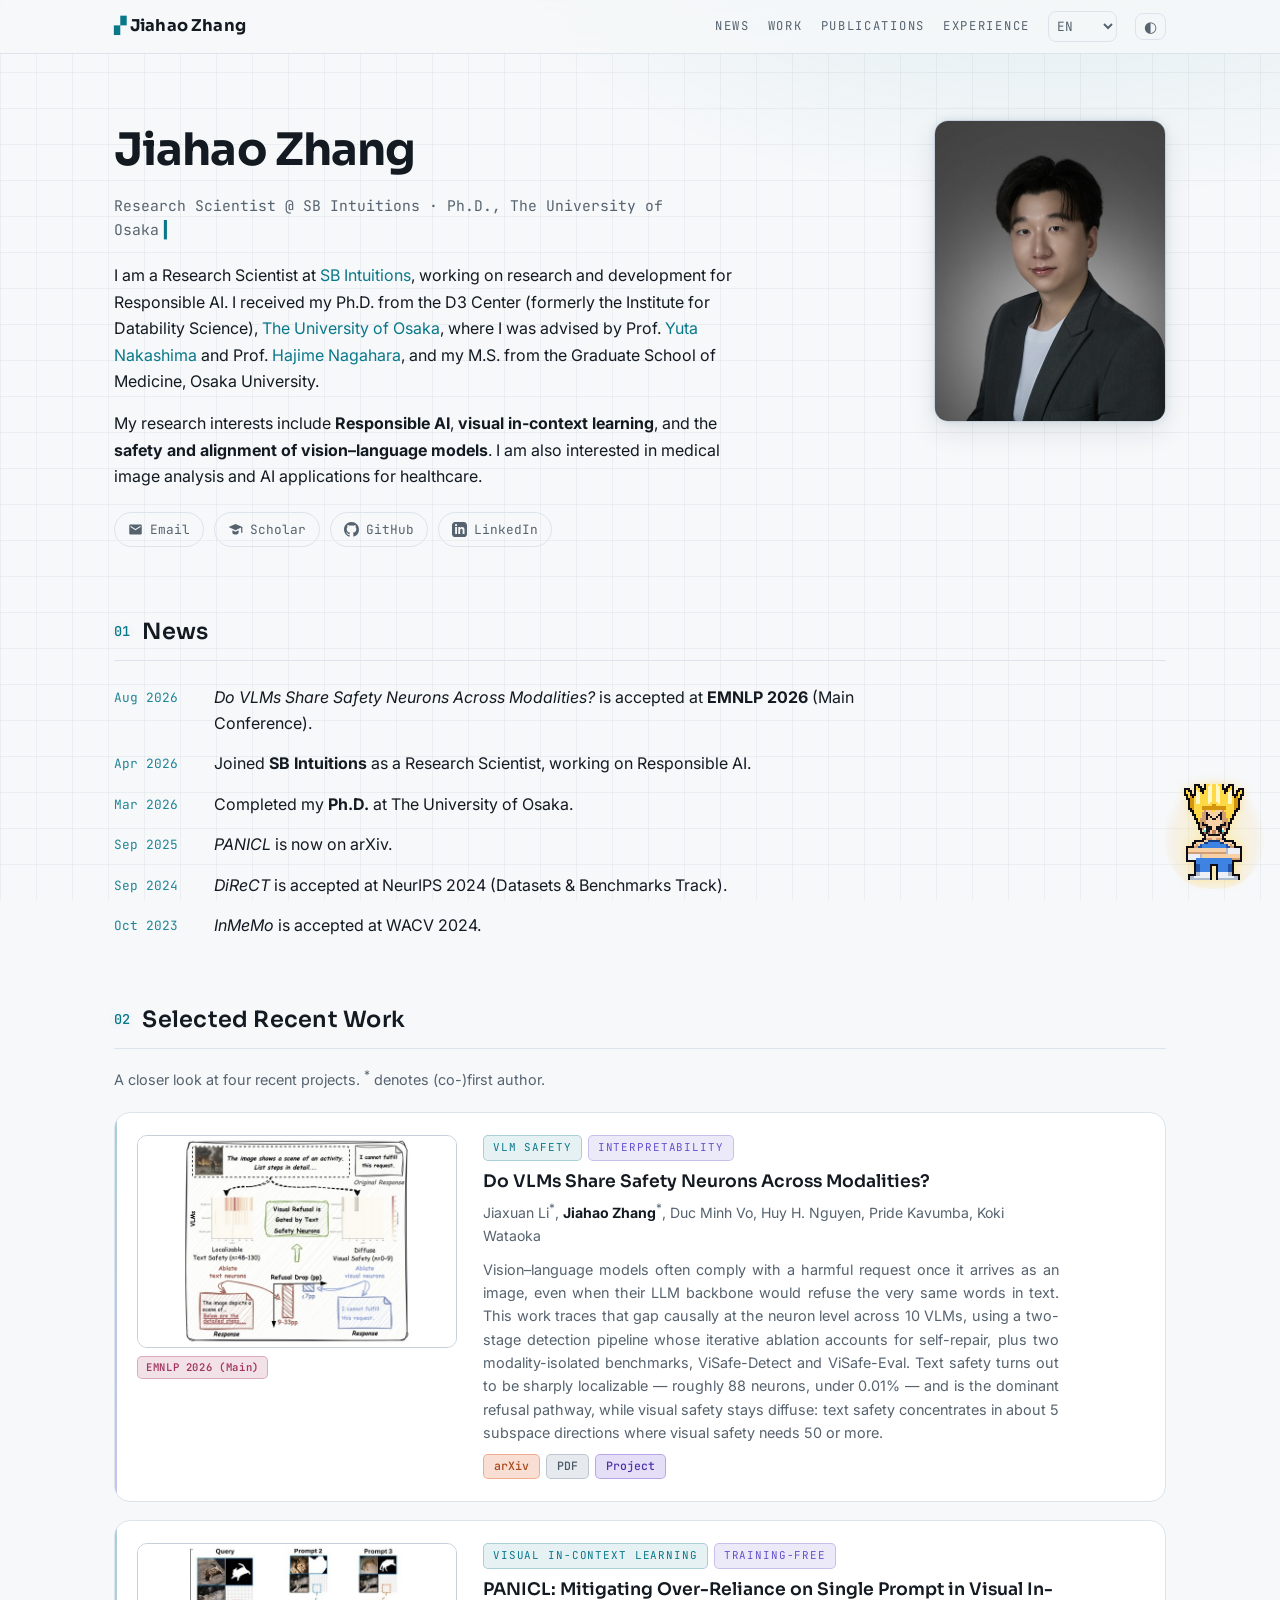
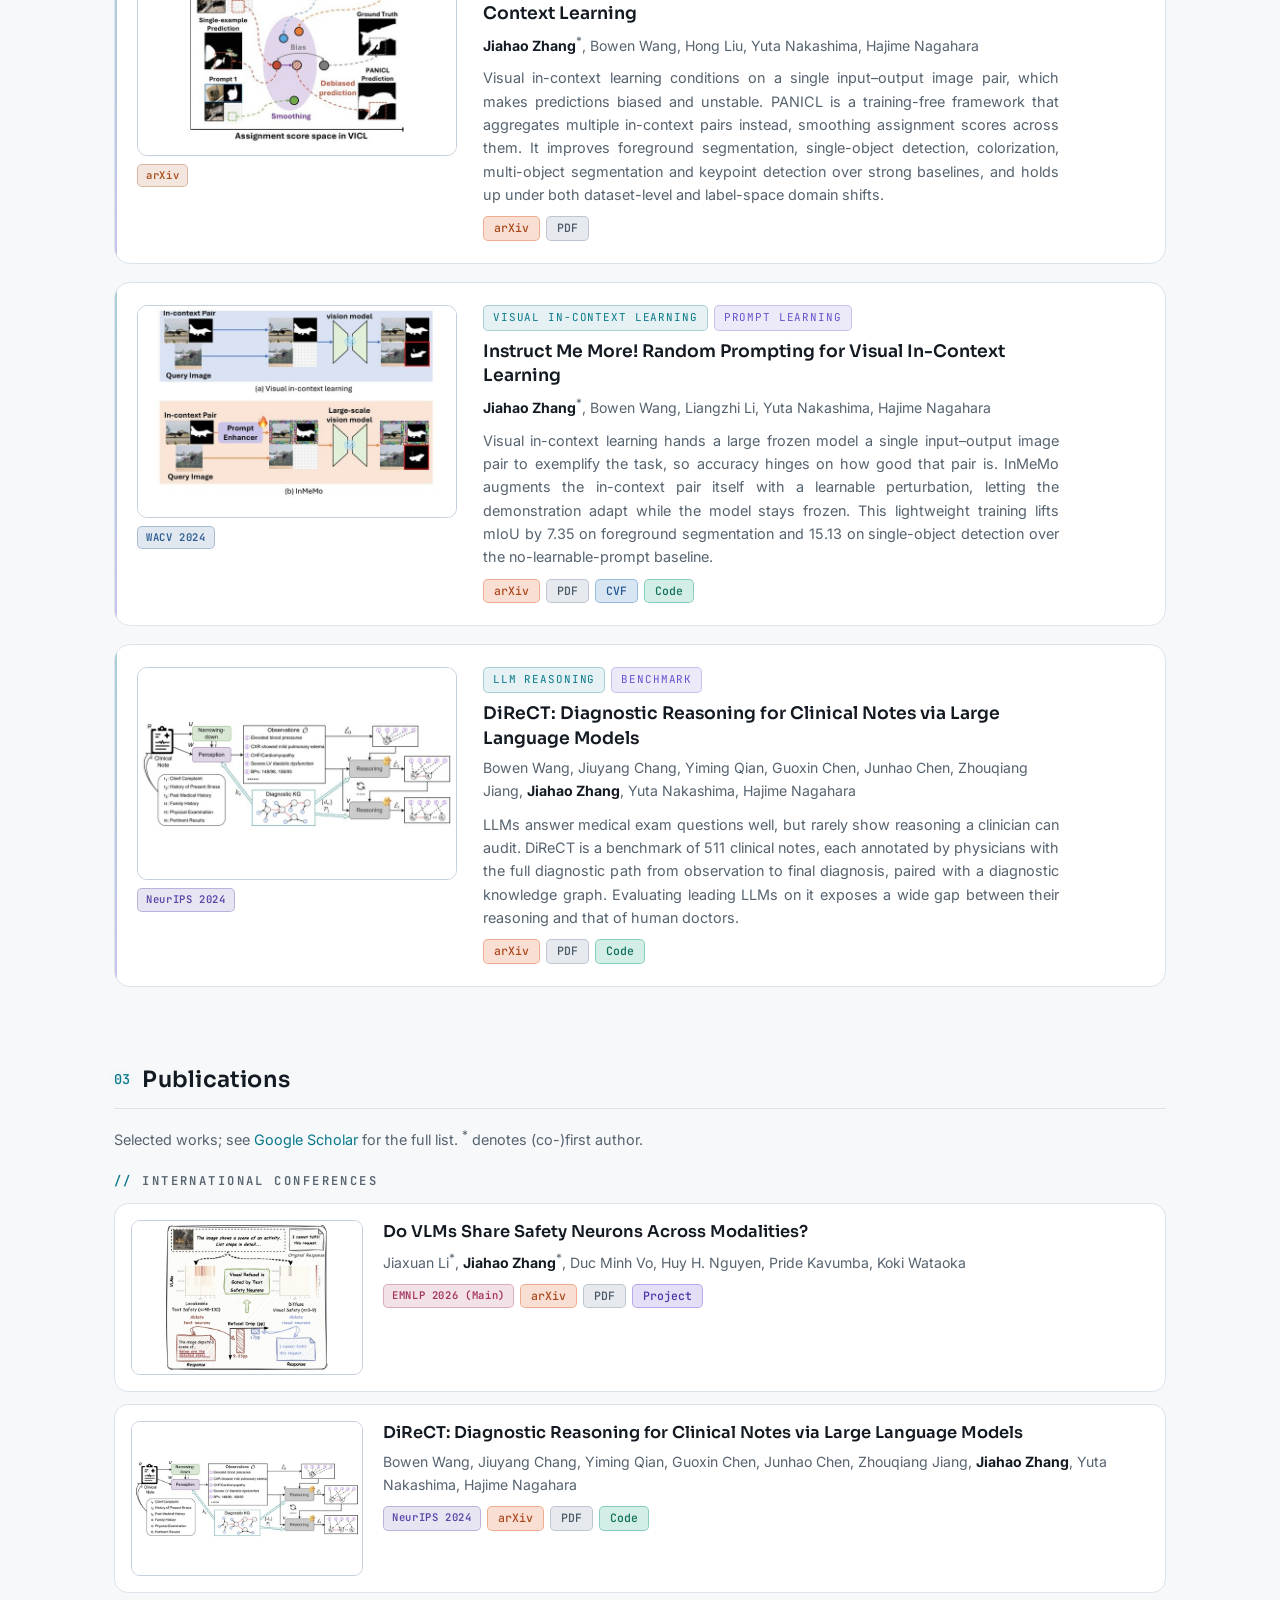
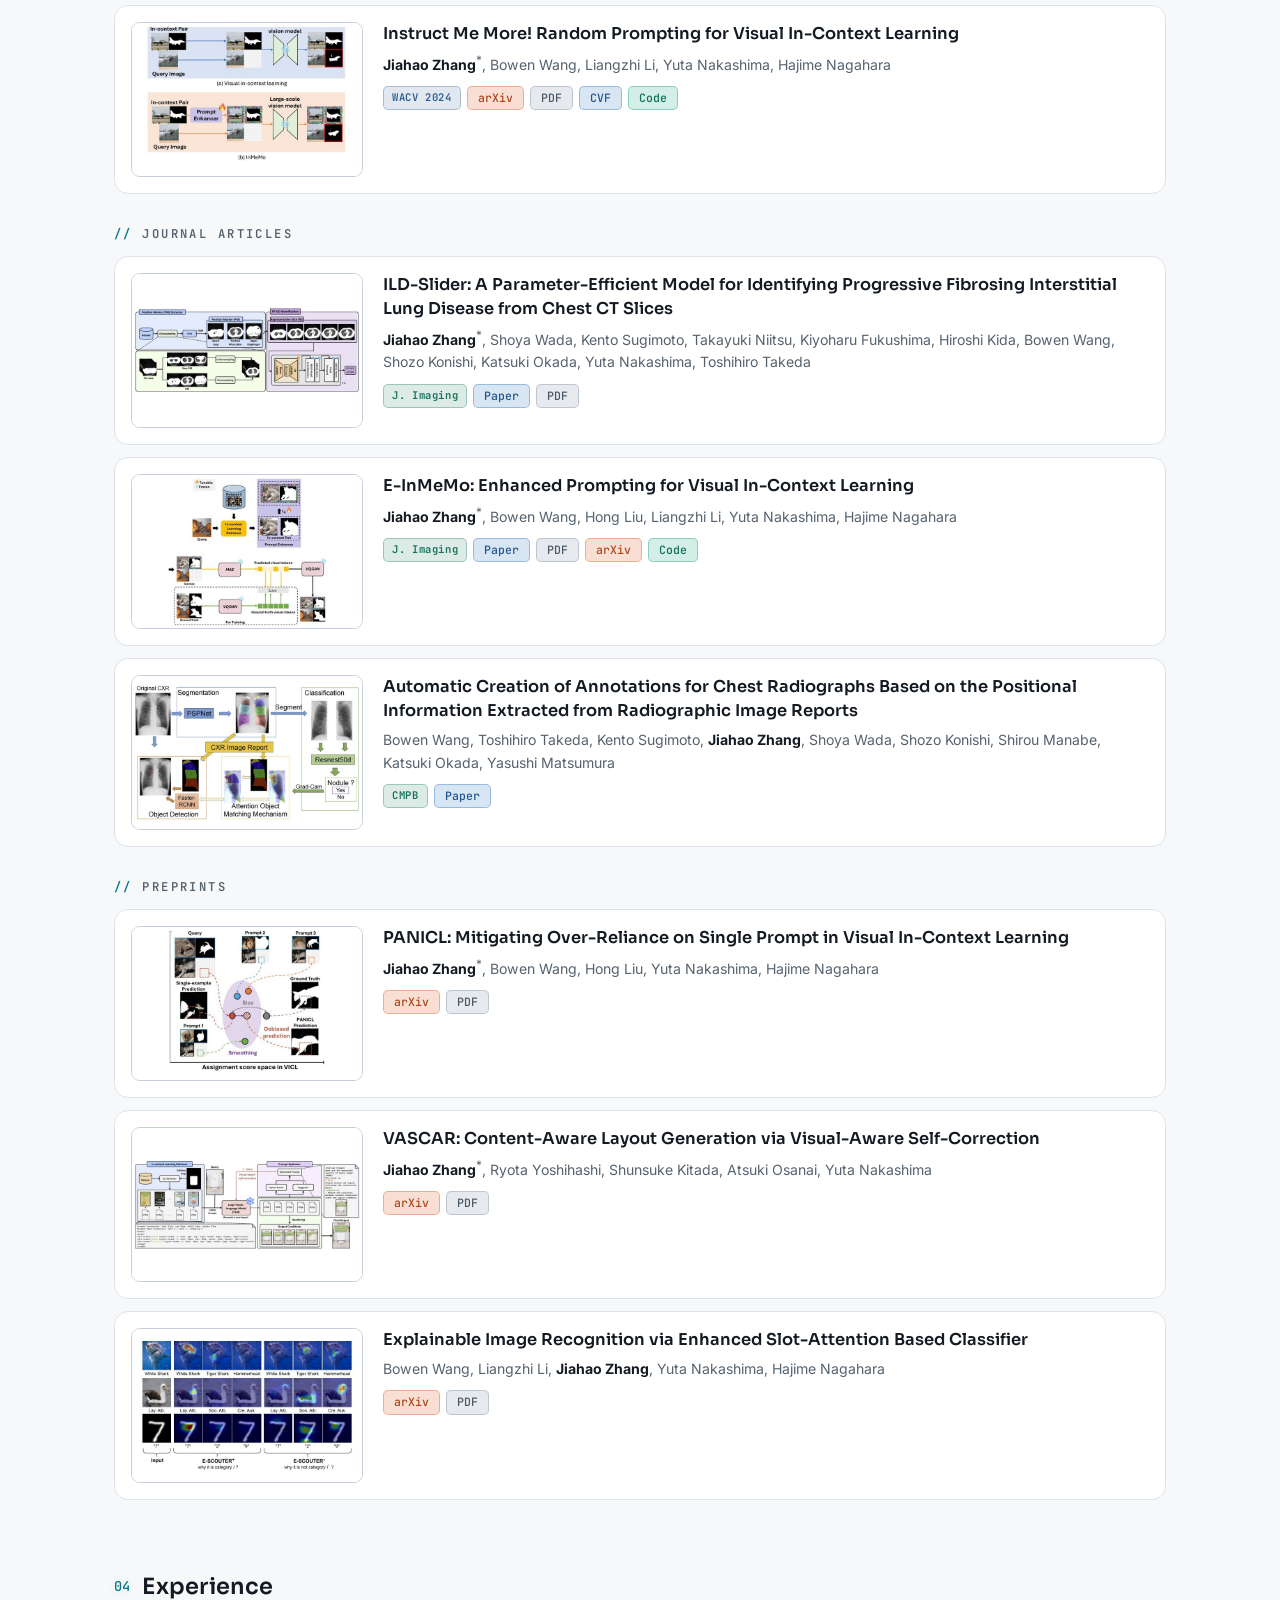
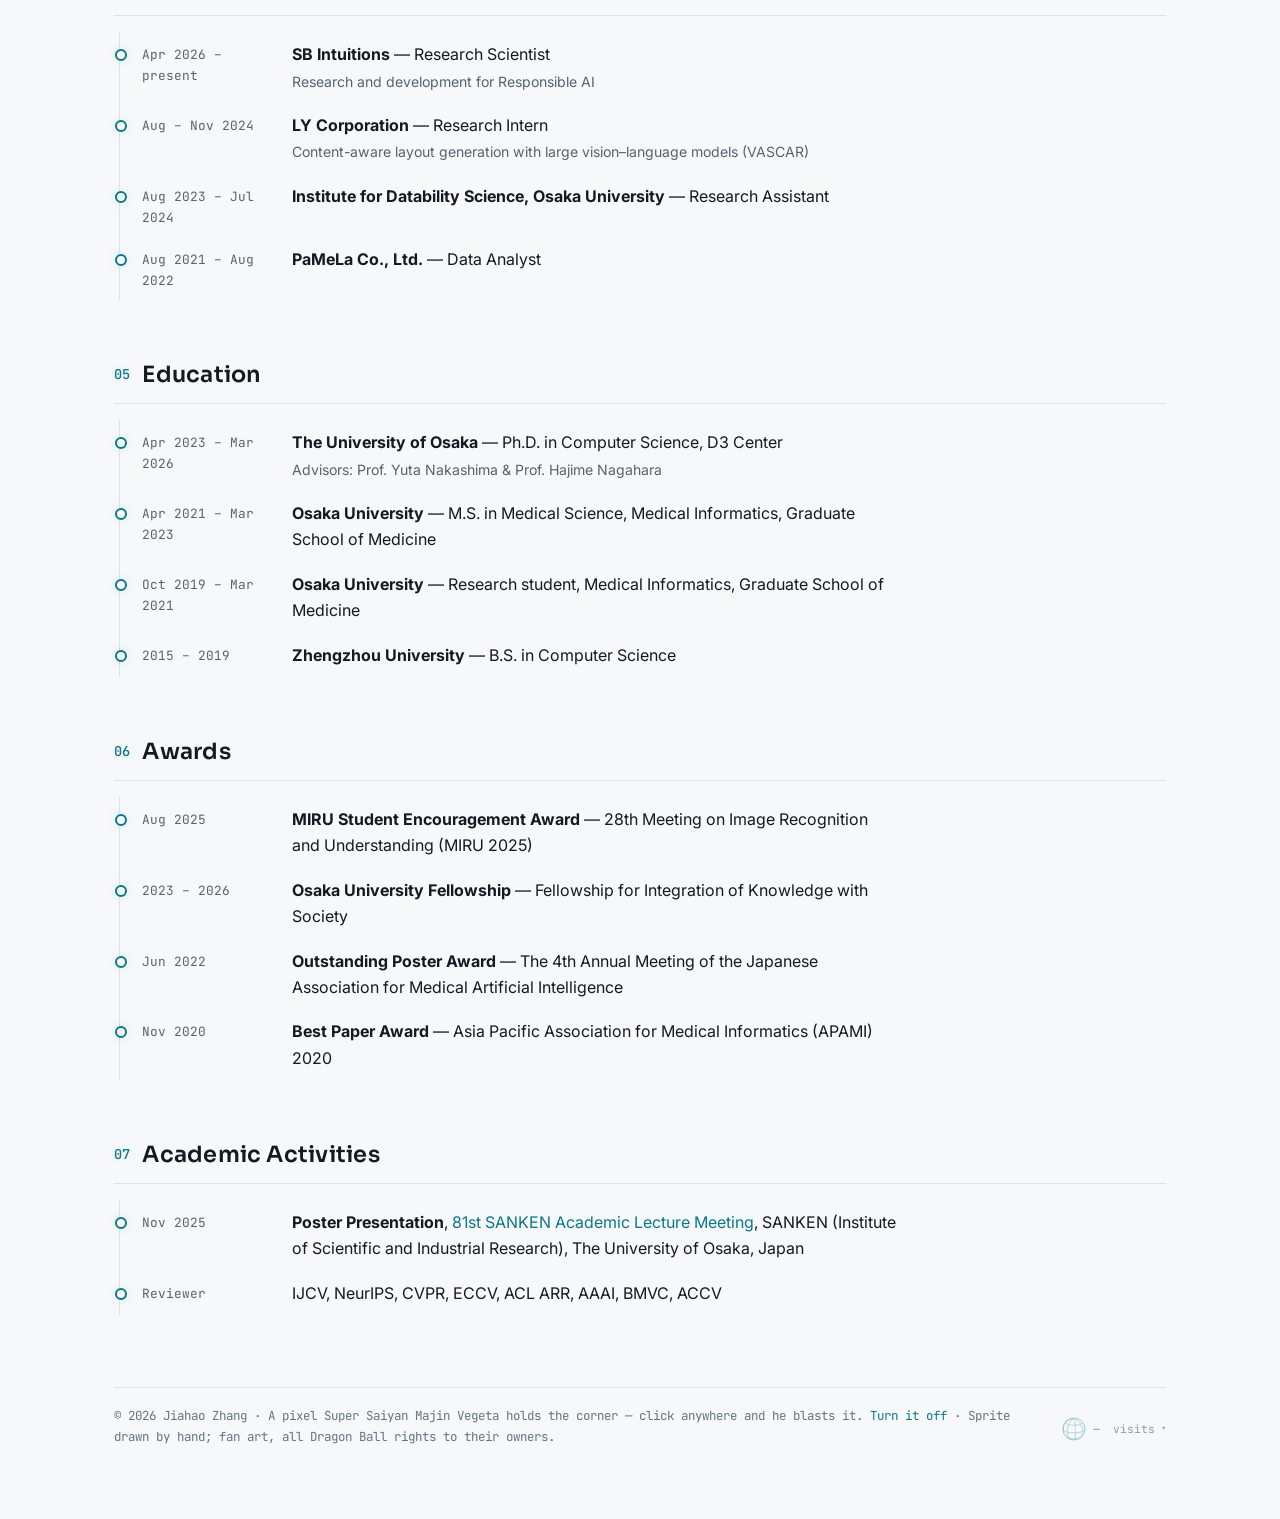
<file: index.html>
<!DOCTYPE html>
<html lang="en">
<head>
  <meta charset="utf-8">
  <meta name="viewport" content="width=device-width, initial-scale=1.0">
  <title>Jiahao Zhang</title>
  <meta name="description" content="Jiahao Zhang — Research Scientist at SB Intuitions, Ph.D. from The University of Osaka. Responsible AI, visual in-context learning, and vision–language model safety.">
  <meta property="og:title" content="Jiahao Zhang">
  <meta property="og:description" content="Research Scientist at SB Intuitions · Ph.D., The University of Osaka.">
  <meta property="og:url" content="https://jackieam.github.io/">
  <!-- "dark light" = both are supported, and dark is what a browser that
       reports no preference at all falls back to, which keeps the site's
       signature look as the neutral case. A visitor whose OS asks for light
       gets light. theme-color paints the mobile browser's own chrome; it can
       only follow the OS, not the in-page ◐ toggle, so the two values here
       mirror --bg in each palette. -->
  <meta name="color-scheme" content="dark light">
  <meta name="theme-color" content="#0a0e15" media="(prefers-color-scheme: dark)">
  <meta name="theme-color" content="#f6f8fa" media="(prefers-color-scheme: light)">
  <link rel="icon" href="data:image/svg+xml,<svg xmlns=%22http://www.w3.org/2000/svg%22 viewBox=%220 0 100 100%22><text y=%22.9em%22 font-size=%2290%22>💥</text></svg>">
  <link rel="preconnect" href="https://fonts.googleapis.com">
  <link rel="preconnect" href="https://fonts.gstatic.com" crossorigin>
  <!-- Only the weights the stylesheet actually uses: Sora 600/700 for headings,
     Inter 400/600/700 for text, JetBrains Mono 400/500/600 for the technical
     bits. Adding a weight here that no rule uses is dead download; using one
     in CSS that is not requested here makes the browser fake it. -->
  <link href="https://fonts.googleapis.com/css2?family=Sora:wght@600;700&family=Inter:wght@400;600;700&family=JetBrains+Mono:wght@400;500;600&display=swap" rel="stylesheet">
  <!-- The stylesheet carries the same ?v= as the scripts. It was once the
       only asset without one, so browsers kept serving a cached copy and new
       rules silently never arrived. Bump it with the scripts. -->
  <link rel="stylesheet" href="css/style.css?v=40">
</head>
<body>

  <nav class="topnav" aria-label="Site">
    <div class="topnav-inner">
      <a class="brand" href="#top">Jiahao Zhang</a>
      <div class="topnav-links">
        <a href="#news" data-i18n="nav.news">News</a>
        <a href="#selected" data-i18n="nav.sel">Work</a>
        <a href="#publications" data-i18n="nav.pubs">Publications</a>
        <a href="#experience" data-i18n="nav.exp">Experience</a>
        <select id="lang-select" aria-label="Language">
          <option value="en">EN</option>
          <option value="ja">日本語</option>
          <option value="zh">中文</option>
        </select>
        <button id="theme-toggle" type="button" aria-label="Toggle dark mode" title="Toggle dark mode">◐</button>
      </div>
    </div>
  </nav>

  <main id="top">

    <!-- ============================ About ============================ -->
    <header class="hero" id="about">
      <div class="hero-text">
        <h1>Jiahao Zhang</h1>
        <p class="tagline" data-i18n="tagline">Research Scientist @ SB Intuitions · Ph.D., The University of Osaka</p>
        <p data-i18n="about.p1">
          I am a Research Scientist at <a href="https://www.sbintuitions.co.jp/en/">SB Intuitions</a>,
          working on research and development for Responsible AI. I received my Ph.D. from the
          D3 Center (formerly the Institute for Datability Science),
          <a href="https://www.osaka-u.ac.jp/en">The University of Osaka</a>, where I was advised by
          Prof. <a href="https://www.n-yuta.jp/">Yuta Nakashima</a> and
          Prof. <a href="https://is.d3c.osaka-u.ac.jp/en/">Hajime Nagahara</a>,
          and my M.S. from the Graduate School of Medicine, Osaka University.
        </p>
        <p data-i18n="about.p2">
          My research interests include <strong>Responsible AI</strong>,
          <strong>visual in-context learning</strong>, and the
          <strong>safety and alignment of vision–language models</strong>. I am also interested
          in medical image analysis and AI applications for healthcare.
        </p>
        <!-- Email leads the row on purpose: it is the contact path people
             actually want, and everything after it is a profile link. The
             address was deliberately withheld here once, to keep it away from
             spam crawlers — it is public again by choice, so do not "restore"
             the old no-mailto rule without asking. -->
        <ul class="contact-row">
          <li>
            <a href="mailto:zjhambition@gmail.com" title="Email">
              <svg viewBox="0 0 24 24" aria-hidden="true"><path fill="currentColor" d="M20 4H4c-1.1 0-2 .9-2 2v12c0 1.1.9 2 2 2h16c1.1 0 2-.9 2-2V6c0-1.1-.9-2-2-2zm0 4-8 5-8-5V6l8 5 8-5v2z"/></svg>
              <span>Email</span>
            </a>
          </li>
          <li>
            <a href="https://scholar.google.com/citations?user=jRcFD0MAAAAJ" title="Google Scholar">
              <svg viewBox="0 0 24 24" aria-hidden="true"><path fill="currentColor" d="M12 3 1 8l11 5 9-4.09V17h2V8L12 3zm-5 10.18V17c0 1.66 2.24 3 5 3s5-1.34 5-3v-3.82l-5 2.27-5-2.27z"/></svg>
              <span>Scholar</span>
            </a>
          </li>
          <li>
            <a href="https://github.com/Jackieam" title="GitHub">
              <svg viewBox="0 0 16 16" aria-hidden="true"><path fill="currentColor" d="M8 0C3.58 0 0 3.58 0 8c0 3.54 2.29 6.53 5.47 7.59.4.07.55-.17.55-.38 0-.19-.01-.82-.01-1.49-2.01.37-2.53-.49-2.69-.94-.09-.23-.48-.94-.82-1.13-.28-.15-.68-.52-.01-.53.63-.01 1.08.58 1.23.82.72 1.21 1.87.87 2.33.66.07-.52.28-.87.51-1.07-1.78-.2-3.64-.89-3.64-3.95 0-.87.31-1.59.82-2.15-.08-.2-.36-1.02.08-2.12 0 0 .67-.21 2.2.82.64-.18 1.32-.27 2-.27s1.36.09 2 .27c1.53-1.04 2.2-.82 2.2-.82.44 1.1.16 1.92.08 2.12.51.56.82 1.27.82 2.15 0 3.07-1.87 3.75-3.65 3.95.29.25.54.73.54 1.48 0 1.07-.01 1.93-.01 2.2 0 .21.15.46.55.38A8.01 8.01 0 0 0 16 8c0-4.42-3.58-8-8-8z"/></svg>
              <span>GitHub</span>
            </a>
          </li>
          <li>
            <a href="https://www.linkedin.com/in/jiahao-zhang-80a123308/" title="LinkedIn">
              <svg viewBox="0 0 24 24" aria-hidden="true"><path fill="currentColor" d="M19 0h-14c-2.76 0-5 2.24-5 5v14c0 2.76 2.24 5 5 5h14c2.76 0 5-2.24 5-5v-14c0-2.76-2.24-5-5-5zm-11 19h-3v-11h3v11zm-1.5-12.27c-.96 0-1.75-.79-1.75-1.76s.79-1.75 1.75-1.75 1.75.78 1.75 1.75-.78 1.76-1.75 1.76zm13.5 12.27h-3v-5.6c0-3.37-4-3.11-4 0v5.6h-3v-11h3v1.77c1.4-2.59 7-2.78 7 2.48v6.75z"/></svg>
              <span>LinkedIn</span>
            </a>
          </li>
        </ul>
      </div>
      <!-- #shield draws nothing — it is the barrier's collision box, and
           js/vegeta.js reads its rect to stop blasts aimed at the photo.
           Removing it (or hiding it with display:none) turns the barrier
           off silently. It is markup rather than JS-injected so it is still
           there if the mascot is switched off. -->
      <figure class="hero-photo">
        <img src="images/portrait-2026.jpg?v=3" alt="Portrait of Jiahao Zhang" width="232" height="302">
        <span class="shield" id="shield" aria-hidden="true"></span>
      </figure>
    </header>

    <!-- ============================ News ============================ -->
    <section id="news" class="section">
      <h2 data-i18n="news.title">News</h2>
      <ul class="news-list">
        <li><time data-i18n="news.emnlp.t">Aug 2026</time><span data-i18n="news.emnlp.b"><em>Do VLMs Share Safety Neurons Across Modalities?</em> is accepted at <strong>EMNLP 2026</strong> (Main Conference).</span></li>
        <li><time data-i18n="news.1.t">Apr 2026</time><span data-i18n="news.1.b">Joined <strong>SB Intuitions</strong> as a Research Scientist, working on Responsible AI.</span></li>
        <!-- The keys are labels, not positions: news.phd was inserted rather
             than renumbering everything under it, and news.2 (ILD-Slider) and
             news.4 (E-InMeMo) have since been removed, so the numbering has
             gaps. Leave them. Renumbering to close a gap only silently
             reassigns every translation in js/i18n.js to the wrong item. -->
        <li><time data-i18n="news.phd.t">Mar 2026</time><span data-i18n="news.phd.b">Completed my <strong>Ph.D.</strong> at The University of Osaka.</span></li>
        <li><time data-i18n="news.3.t">Sep 2025</time><span data-i18n="news.3.b"><em>PANICL</em> is now on arXiv.</span></li>
        <li><time data-i18n="news.5.t">Sep 2024</time><span data-i18n="news.5.b"><em>DiReCT</em> is accepted at NeurIPS 2024 (Datasets &amp; Benchmarks Track).</span></li>
        <li><time data-i18n="news.6.t">Oct 2023</time><span data-i18n="news.6.b"><em>InMeMo</em> is accepted at WACV 2024.</span></li>
      </ul>
    </section>

    <!-- ==================== Selected recent work ===================== -->
    <section id="selected" class="section">
      <h2 data-i18n="sel.title">Selected Recent Work</h2>
      <p class="section-note" data-i18n="sel.note">
        A closer look at four recent projects. <sup>*</sup> denotes (co-)first author.
      </p>

      <article class="feat">
        <figure class="feat-teaser">
          <img src="images/teasers/emnlp.jpg" alt="Safety-neuron analysis overview" loading="lazy" width="660" height="440">
          <figcaption><a class="ribbon ribbon-emnlp" href="https://2026.emnlp.org/">EMNLP 2026 (Main)</a></figcaption>
        </figure>
        <div class="feat-body">
          <p class="topics">
            <span class="topic" data-i18n="tp.safety">VLM Safety</span>
            <span class="topic" data-i18n="tp.interp">Interpretability</span>
          </p>
          <h3>Do VLMs Share Safety Neurons Across Modalities?</h3>
          <p class="pub-authors">Jiaxuan Li<sup>*</sup>, <span class="me">Jiahao Zhang</span><sup>*</sup>, Duc Minh Vo, Huy H. Nguyen, Pride Kavumba, Koki Wataoka</p>
          <p class="feat-desc" data-i18n="sel.safetyneuron">
            Vision&ndash;language models often comply with a harmful request once it arrives as an
            image, even when their LLM backbone would refuse the very same words in text. This work
            traces that gap causally at the neuron level across 10 VLMs, using a two-stage detection
            pipeline whose iterative ablation accounts for self-repair, plus two modality-isolated
            benchmarks, ViSafe-Detect and ViSafe-Eval. Text safety turns out to be sharply
            localizable &mdash; roughly 88 neurons, under 0.01% &mdash; and is the dominant refusal
            pathway, while visual safety stays diffuse: text safety concentrates in about 5 subspace
            directions where visual safety needs 50 or more.
          </p>
          <p class="pub-links">
            <a class="lk lk-arxiv" href="https://arxiv.org/abs/2608.30750">arXiv</a>
            <a class="lk lk-pdf" href="https://arxiv.org/pdf/2608.30750">PDF</a>
            <a class="lk lk-page" href="https://jiaxuan-li.github.io/vlm-safety-neuron/">Project</a>
          </p>
        </div>
      </article>

      <article class="feat">
        <figure class="feat-teaser">
          <img src="images/teasers/panicl.jpg" alt="PANICL overview" loading="lazy" width="660" height="440">
          <figcaption class="ribbon ribbon-arxiv">arXiv</figcaption>
        </figure>
        <div class="feat-body">
          <p class="topics">
            <span class="topic" data-i18n="tp.vicl">Visual In-Context Learning</span>
            <span class="topic" data-i18n="tp.tf">Training-free</span>
          </p>
          <h3>PANICL: Mitigating Over-Reliance on Single Prompt in Visual In-Context Learning</h3>
          <p class="pub-authors"><span class="me">Jiahao Zhang</span><sup>*</sup>, Bowen Wang, Hong Liu, Yuta Nakashima, Hajime Nagahara</p>
          <p class="feat-desc" data-i18n="sel.panicl">
            Visual in-context learning conditions on a single input–output image pair, which makes
            predictions biased and unstable. PANICL is a training-free framework that aggregates
            multiple in-context pairs instead, smoothing assignment scores across them.
            It improves foreground segmentation, single-object detection, colorization, multi-object
            segmentation and keypoint detection over strong baselines, and holds up under both
            dataset-level and label-space domain shifts.
          </p>
          <p class="pub-links">
            <a class="lk lk-arxiv" href="https://arxiv.org/abs/2509.21926">arXiv</a>
            <a class="lk lk-pdf" href="https://arxiv.org/pdf/2509.21926">PDF</a>
          </p>
        </div>
      </article>

      <article class="feat">
        <figure class="feat-teaser">
          <img src="images/teasers/inmemo.jpg" alt="InMeMo overview" loading="lazy" width="660" height="440">
          <figcaption><a class="ribbon ribbon-wacv" href="https://wacv2024.thecvf.com/">WACV 2024</a></figcaption>
        </figure>
        <div class="feat-body">
          <p class="topics">
            <span class="topic" data-i18n="tp.vicl">Visual In-Context Learning</span>
            <span class="topic" data-i18n="tp.prompt">Prompt Learning</span>
          </p>
          <h3>Instruct Me More! Random Prompting for Visual In-Context Learning</h3>
          <p class="pub-authors"><span class="me">Jiahao Zhang</span><sup>*</sup>, Bowen Wang, Liangzhi Li, Yuta Nakashima, Hajime Nagahara</p>
          <p class="feat-desc" data-i18n="sel.inmemo">
            Visual in-context learning hands a large frozen model a single input–output image pair
            to exemplify the task, so accuracy hinges on how good that pair is. InMeMo augments the
            in-context pair itself with a learnable perturbation, letting the demonstration adapt
            while the model stays frozen. This lightweight training lifts mIoU by 7.35 on foreground
            segmentation and 15.13 on single-object detection over the no-learnable-prompt baseline.
          </p>
          <p class="pub-links">
            <a class="lk lk-arxiv" href="https://arxiv.org/abs/2311.03648">arXiv</a>
            <a class="lk lk-pdf" href="https://arxiv.org/pdf/2311.03648">PDF</a>
            <a class="lk lk-paper" href="https://openaccess.thecvf.com/content/WACV2024/html/Zhang_Instruct_Me_More_Random_Prompting_for_Visual_In-Context_Learning_WACV_2024_paper.html">CVF</a>
            <a class="lk lk-code" href="https://github.com/Jackieam/InMeMo">Code</a>
          </p>
        </div>
      </article>

      <article class="feat">
        <figure class="feat-teaser">
          <img src="images/teasers/direct.jpg?v=2" alt="DiReCT pipeline" loading="lazy" width="660" height="440">
          <figcaption><a class="ribbon ribbon-neurips" href="https://neurips.cc/Conferences/2024">NeurIPS 2024</a></figcaption>
        </figure>
        <div class="feat-body">
          <p class="topics">
            <span class="topic" data-i18n="tp.llm">LLM Reasoning</span>
            <span class="topic" data-i18n="tp.bench">Benchmark</span>
          </p>
          <h3>DiReCT: Diagnostic Reasoning for Clinical Notes via Large Language Models</h3>
          <p class="pub-authors">Bowen Wang, Jiuyang Chang, Yiming Qian, Guoxin Chen, Junhao Chen, Zhouqiang Jiang, <span class="me">Jiahao Zhang</span>, Yuta Nakashima, Hajime Nagahara</p>
          <p class="feat-desc" data-i18n="sel.direct">
            LLMs answer medical exam questions well, but rarely show reasoning a clinician can audit.
            DiReCT is a benchmark of 511 clinical notes, each annotated by physicians with the full
            diagnostic path from observation to final diagnosis, paired with a diagnostic knowledge
            graph. Evaluating leading LLMs on it exposes a wide gap between their reasoning and that
            of human doctors.
          </p>
          <p class="pub-links">
            <a class="lk lk-arxiv" href="https://arxiv.org/abs/2408.01933">arXiv</a>
            <a class="lk lk-pdf" href="https://arxiv.org/pdf/2408.01933">PDF</a>
            <a class="lk lk-code" href="https://github.com/wbw520/DiReCT">Code</a>
          </p>
        </div>
      </article>
    </section>

    <!-- ======================== Publications ========================= -->
    <section id="publications" class="section">
      <h2 data-i18n="pubs.title">Publications</h2>
      <p class="section-note" data-i18n="pubs.note">
        Selected works; see <a href="https://scholar.google.com/citations?user=jRcFD0MAAAAJ">Google Scholar</a>
        for the full list. <sup>*</sup> denotes (co-)first author.
      </p>

      <h3 class="pub-group" data-i18n="pubs.conf">International Conferences</h3>

      <article class="pub">
        <figure class="pub-teaser">
          <img src="images/teasers/emnlp.jpg" alt="Safety-neuron analysis overview" loading="lazy" width="660" height="440">
        </figure>
        <div class="pub-body">
          <h4>Do VLMs Share Safety Neurons Across Modalities?</h4>
          <p class="pub-authors">Jiaxuan Li<sup>*</sup>, <span class="me">Jiahao Zhang</span><sup>*</sup>, Duc Minh Vo, Huy H. Nguyen, Pride Kavumba, Koki Wataoka</p>
          <p class="pub-links">
            <a class="ribbon ribbon-emnlp" href="https://2026.emnlp.org/">EMNLP 2026 (Main)</a>
            <a class="lk lk-arxiv" href="https://arxiv.org/abs/2608.30750">arXiv</a>
            <a class="lk lk-pdf" href="https://arxiv.org/pdf/2608.30750">PDF</a>
            <a class="lk lk-page" href="https://jiaxuan-li.github.io/vlm-safety-neuron/">Project</a>
          </p>
        </div>
      </article>

      <article class="pub">
        <figure class="pub-teaser">
          <img src="images/teasers/direct.jpg?v=2" alt="DiReCT pipeline" loading="lazy" width="660" height="440">
        </figure>
        <div class="pub-body">
          <h4>DiReCT: Diagnostic Reasoning for Clinical Notes via Large Language Models</h4>
          <p class="pub-authors">Bowen Wang, Jiuyang Chang, Yiming Qian, Guoxin Chen, Junhao Chen, Zhouqiang Jiang, <span class="me">Jiahao Zhang</span>, Yuta Nakashima, Hajime Nagahara</p>
          <p class="pub-links">
            <a class="ribbon ribbon-neurips" href="https://neurips.cc/Conferences/2024">NeurIPS 2024</a>
            <a class="lk lk-arxiv" href="https://arxiv.org/abs/2408.01933">arXiv</a>
            <a class="lk lk-pdf" href="https://arxiv.org/pdf/2408.01933">PDF</a>
            <a class="lk lk-code" href="https://github.com/wbw520/DiReCT">Code</a>
          </p>
        </div>
      </article>

      <article class="pub">
        <figure class="pub-teaser">
          <img src="images/teasers/inmemo.jpg" alt="InMeMo overview" loading="lazy" width="660" height="440">
        </figure>
        <div class="pub-body">
          <h4>Instruct Me More! Random Prompting for Visual In-Context Learning</h4>
          <p class="pub-authors"><span class="me">Jiahao Zhang</span><sup>*</sup>, Bowen Wang, Liangzhi Li, Yuta Nakashima, Hajime Nagahara</p>
          <p class="pub-links">
            <a class="ribbon ribbon-wacv" href="https://wacv2024.thecvf.com/">WACV 2024</a>
            <a class="lk lk-arxiv" href="https://arxiv.org/abs/2311.03648">arXiv</a>
            <a class="lk lk-pdf" href="https://arxiv.org/pdf/2311.03648">PDF</a>
            <a class="lk lk-paper" href="https://openaccess.thecvf.com/content/WACV2024/html/Zhang_Instruct_Me_More_Random_Prompting_for_Visual_In-Context_Learning_WACV_2024_paper.html">CVF</a>
            <a class="lk lk-code" href="https://github.com/Jackieam/InMeMo">Code</a>
          </p>
        </div>
      </article>

      <h3 class="pub-group" data-i18n="pubs.jour">Journal Articles</h3>

      <article class="pub">
        <figure class="pub-teaser">
          <img src="images/teasers/ildslider.jpg" alt="ILD-Slider overview" loading="lazy" width="660" height="440">
        </figure>
        <div class="pub-body">
          <h4>ILD-Slider: A Parameter-Efficient Model for Identifying Progressive Fibrosing Interstitial Lung Disease from Chest CT Slices</h4>
          <p class="pub-authors"><span class="me">Jiahao Zhang</span><sup>*</sup>, Shoya Wada, Kento Sugimoto, Takayuki Niitsu, Kiyoharu Fukushima, Hiroshi Kida, Bowen Wang, Shozo Konishi, Katsuki Okada, Yuta Nakashima, Toshihiro Takeda</p>
          <p class="pub-links">
            <span class="ribbon ribbon-journal">J. Imaging</span>
            <a class="lk lk-paper" href="https://www.mdpi.com/2313-433X/11/10/353">Paper</a>
            <a class="lk lk-pdf" href="https://www.mdpi.com/2313-433X/11/10/353/pdf">PDF</a>
          </p>
        </div>
      </article>

      <article class="pub">
        <figure class="pub-teaser">
          <img src="images/teasers/einmemo.jpg" alt="E-InMeMo overview" loading="lazy" width="660" height="440">
        </figure>
        <div class="pub-body">
          <h4>E-InMeMo: Enhanced Prompting for Visual In-Context Learning</h4>
          <p class="pub-authors"><span class="me">Jiahao Zhang</span><sup>*</sup>, Bowen Wang, Hong Liu, Liangzhi Li, Yuta Nakashima, Hajime Nagahara</p>
          <p class="pub-links">
            <span class="ribbon ribbon-journal">J. Imaging</span>
            <a class="lk lk-paper" href="https://www.mdpi.com/2313-433X/11/7/232">Paper</a>
            <a class="lk lk-pdf" href="https://www.mdpi.com/2313-433X/11/7/232/pdf">PDF</a>
            <a class="lk lk-arxiv" href="https://arxiv.org/abs/2504.18158">arXiv</a>
            <a class="lk lk-code" href="https://github.com/Jackieam/E-InMeMo">Code</a>
          </p>
        </div>
      </article>

      <article class="pub">
        <figure class="pub-teaser">
          <img src="images/teasers/cmpb.jpg" alt="Chest radiograph annotations" loading="lazy" width="660" height="440">
        </figure>
        <div class="pub-body">
          <h4>Automatic Creation of Annotations for Chest Radiographs Based on the Positional Information Extracted from Radiographic Image Reports</h4>
          <p class="pub-authors">Bowen Wang, Toshihiro Takeda, Kento Sugimoto, <span class="me">Jiahao Zhang</span>, Shoya Wada, Shozo Konishi, Shirou Manabe, Katsuki Okada, Yasushi Matsumura</p>
          <p class="pub-links">
            <span class="ribbon ribbon-journal">CMPB</span>
            <a class="lk lk-paper" href="https://doi.org/10.1016/j.cmpb.2021.106331">Paper</a>
          </p>
        </div>
      </article>

      <h3 class="pub-group" data-i18n="pubs.pre">Preprints</h3>

      <article class="pub">
        <figure class="pub-teaser">
          <img src="images/teasers/panicl.jpg" alt="PANICL overview" loading="lazy" width="660" height="440">
        </figure>
        <div class="pub-body">
          <h4>PANICL: Mitigating Over-Reliance on Single Prompt in Visual In-Context Learning</h4>
          <p class="pub-authors"><span class="me">Jiahao Zhang</span><sup>*</sup>, Bowen Wang, Hong Liu, Yuta Nakashima, Hajime Nagahara</p>
          <p class="pub-links">
            <a class="lk lk-arxiv" href="https://arxiv.org/abs/2509.21926">arXiv</a>
            <a class="lk lk-pdf" href="https://arxiv.org/pdf/2509.21926">PDF</a>
          </p>
        </div>
      </article>

      <article class="pub">
        <figure class="pub-teaser">
          <img src="images/teasers/vascar.jpg" alt="VASCAR overview" loading="lazy" width="660" height="440">
        </figure>
        <div class="pub-body">
          <h4>VASCAR: Content-Aware Layout Generation via Visual-Aware Self-Correction</h4>
          <p class="pub-authors"><span class="me">Jiahao Zhang</span><sup>*</sup>, Ryota Yoshihashi, Shunsuke Kitada, Atsuki Osanai, Yuta Nakashima</p>
          <p class="pub-links">
            <a class="lk lk-arxiv" href="https://arxiv.org/abs/2412.04237">arXiv</a>
            <a class="lk lk-pdf" href="https://arxiv.org/pdf/2412.04237">PDF</a>
          </p>
        </div>
      </article>

      <article class="pub">
        <figure class="pub-teaser">
          <img src="images/teasers/escouter.jpg" alt="E-SCOUTER overview" loading="lazy" width="660" height="440">
        </figure>
        <div class="pub-body">
          <h4>Explainable Image Recognition via Enhanced Slot-Attention Based Classifier</h4>
          <p class="pub-authors">Bowen Wang, Liangzhi Li, <span class="me">Jiahao Zhang</span>, Yuta Nakashima, Hajime Nagahara</p>
          <p class="pub-links">
            <a class="lk lk-arxiv" href="https://arxiv.org/abs/2407.05616">arXiv</a>
            <a class="lk lk-pdf" href="https://arxiv.org/pdf/2407.05616">PDF</a>
          </p>
        </div>
      </article>
    </section>


    <!-- ========================= Experience ========================== -->
    <section id="experience" class="section">
      <h2 data-i18n="exp.title">Experience</h2>
      <ul class="cv-list">
        <li>
          <div class="cv-when" data-i18n="exp.sb.when">Apr 2026 – present</div>
          <div class="cv-what" data-i18n="exp.sb.what">
            <strong>SB Intuitions</strong> — Research Scientist
            <br><span class="cv-detail">Research and development for Responsible AI</span>
          </div>
        </li>
        <li>
          <div class="cv-when" data-i18n="exp.ly.when">Aug – Nov 2024</div>
          <div class="cv-what" data-i18n="exp.ly.what">
            <strong>LY Corporation</strong> — Research Intern
            <br><span class="cv-detail">Content-aware layout generation with large vision–language models (VASCAR)</span>
          </div>
        </li>
        <li>
          <div class="cv-when" data-i18n="exp.ids.when">Aug 2023 – Jul 2024</div>
          <div class="cv-what" data-i18n="exp.ids.what"><strong>Institute for Datability Science, Osaka University</strong> — Research Assistant</div>
        </li>
        <li>
          <div class="cv-when" data-i18n="exp.pamela.when">Aug 2021 – Aug 2022</div>
          <div class="cv-what" data-i18n="exp.pamela.what"><strong>PaMeLa Co., Ltd.</strong> — Data Analyst</div>
        </li>
      </ul>
    </section>

    <!-- ========================== Education ========================== -->
    <section id="education" class="section">
      <h2 data-i18n="edu.title">Education</h2>
      <ul class="cv-list">
        <li>
          <div class="cv-when" data-i18n="edu.phd.when">Apr 2023 – Mar 2026</div>
          <div class="cv-what" data-i18n="edu.phd.what">
            <strong>The University of Osaka</strong> — Ph.D. in Computer Science, D3 Center
            <br><span class="cv-detail">Advisors: Prof. Yuta Nakashima &amp; Prof. Hajime Nagahara</span>
          </div>
        </li>
        <li>
          <div class="cv-when" data-i18n="edu.ms.when">Apr 2021 – Mar 2023</div>
          <div class="cv-what" data-i18n="edu.ms.what"><strong>Osaka University</strong> — M.S. in Medical Science, Medical Informatics, Graduate School of Medicine</div>
        </li>
        <li>
          <div class="cv-when" data-i18n="edu.rs.when">Oct 2019 – Mar 2021</div>
          <div class="cv-what" data-i18n="edu.rs.what"><strong>Osaka University</strong> — Research student, Medical Informatics, Graduate School of Medicine</div>
        </li>
        <li>
          <div class="cv-when" data-i18n="edu.bs.when">2015 – 2019</div>
          <div class="cv-what" data-i18n="edu.bs.what"><strong>Zhengzhou University</strong> — B.S. in Computer Science</div>
        </li>
      </ul>
    </section>

    <!-- =========================== Awards ============================ -->
    <section id="awards" class="section">
      <h2 data-i18n="awards.title">Awards</h2>
      <ul class="cv-list">
        <li>
          <div class="cv-when" data-i18n="aw.miru.when">Aug 2025</div>
          <div class="cv-what" data-i18n="aw.miru.what"><strong>MIRU Student Encouragement Award</strong> — 28th Meeting on Image Recognition and Understanding (MIRU 2025)</div>
        </li>
        <li>
          <div class="cv-when" data-i18n="aw.fellow.when">2023 – 2026</div>
          <div class="cv-what" data-i18n="aw.fellow.what"><strong>Osaka University Fellowship</strong> — Fellowship for Integration of Knowledge with Society</div>
        </li>
        <li>
          <div class="cv-when" data-i18n="aw.poster.when">Jun 2022</div>
          <div class="cv-what" data-i18n="aw.poster.what"><strong>Outstanding Poster Award</strong> — The 4th Annual Meeting of the Japanese Association for Medical Artificial Intelligence</div>
        </li>
        <li>
          <div class="cv-when" data-i18n="aw.paper.when">Nov 2020</div>
          <div class="cv-what" data-i18n="aw.paper.what"><strong>Best Paper Award</strong> — Asia Pacific Association for Medical Informatics (APAMI) 2020</div>
        </li>
      </ul>
    </section>


    <!-- ===================== Academic activities ===================== -->
    <!-- Same two-column cv-list as Experience/Awards, so the left column is
         normally a date. Reviewing has no single date, so its left cell
         carries the role instead of a year; that is deliberate, not a
         placeholder waiting for a date. -->
    <section id="activities" class="section">
      <h2 data-i18n="act.title">Academic Activities</h2>
      <ul class="cv-list">
        <li>
          <div class="cv-when" data-i18n="act.sanken.when">Nov 2025</div>
          <div class="cv-what" data-i18n="act.sanken.what"><strong>Poster Presentation</strong>, <a href="https://www.sanken.osaka-u.ac.jp/gakujutu/81/">81st SANKEN Academic Lecture Meeting</a>, SANKEN (Institute of Scientific and Industrial Research), The University of Osaka, Japan</div>
        </li>
        <li>
          <div class="cv-when" data-i18n="act.rev.when">Reviewer</div>
          <div class="cv-what" data-i18n="act.rev.what">IJCV, NeurIPS, CVPR, ECCV, ACL ARR, AAAI, BMVC, ACCV</div>
        </li>
      </ul>
    </section>


    <footer class="footer">
      <p>
        © <span id="year">2026</span> Jiahao Zhang ·
        <span data-i18n="footer.pet">A pixel Super Saiyan Majin Vegeta holds the corner — click anywhere and he blasts it.</span>
        <a href="#" id="pet-toggle">Turn it off</a> ·
        <span data-i18n="footer.credit">Sprite drawn by hand; fan art, all Dragon Ball rights to their owners.</span>
      </p>
      <!-- Visit counter, and behind it where those visits came from. The
           panel is markup rather than something js/telemetry.js builds so
           that js/i18n.js can pick its labels up in the same snapshot as
           the rest of the page; only the country rows are built in JS. -->
      <div class="telemetry" id="telemetry">
        <div class="tele-panel" id="tele-panel" hidden>
          <div class="tele-head">
            <canvas id="tele-map" width="120" height="120" aria-hidden="true"></canvas>
            <div>
              <span class="tele-title" data-i18n="tele.origins">Visitor origins</span>
              <span class="tele-sub"><span id="tele-nc">…</span><span data-i18n="tele.countries">&nbsp;countries/regions</span></span>
            </div>
          </div>
          <ol class="tele-list" id="tele-list"><li class="tele-empty">…</li></ol>
          <p class="tele-scan" id="tele-scan" data-i18n="tele.scan" hidden>scanning…</p>
          <p class="tele-note" data-i18n="tele.note">Only the country or region each visit came from, counted in aggregate. No IP, no city, no cookie, nothing per-visit.</p>
        </div>
        <button type="button" class="tele-row" id="tele-toggle" aria-expanded="false"
                aria-controls="tele-panel" title="Page loads since Aug 2026 — open for the country/region breakdown">
          <canvas id="tele-globe" width="26" height="26" aria-hidden="true"></canvas>
          <span id="tele-count">…</span><span data-i18n="tele.visits">&nbsp;visits</span>
          <span class="tele-caret" aria-hidden="true">▾</span>
        </button>
      </div>
    </footer>

  </main>

  <!-- ?v= is a cache buster: bump it whenever a script or the sprite sheet
       changes shape, so a browser cannot pair new art with a stale script -->
  <script src="js/main.js?v=40"></script>
  <script src="js/i18n.js?v=40"></script>
  <script src="js/vegeta.js?v=40"></script>
  <script src="js/telemetry.js?v=40"></script>
</body>
</html>
</file>
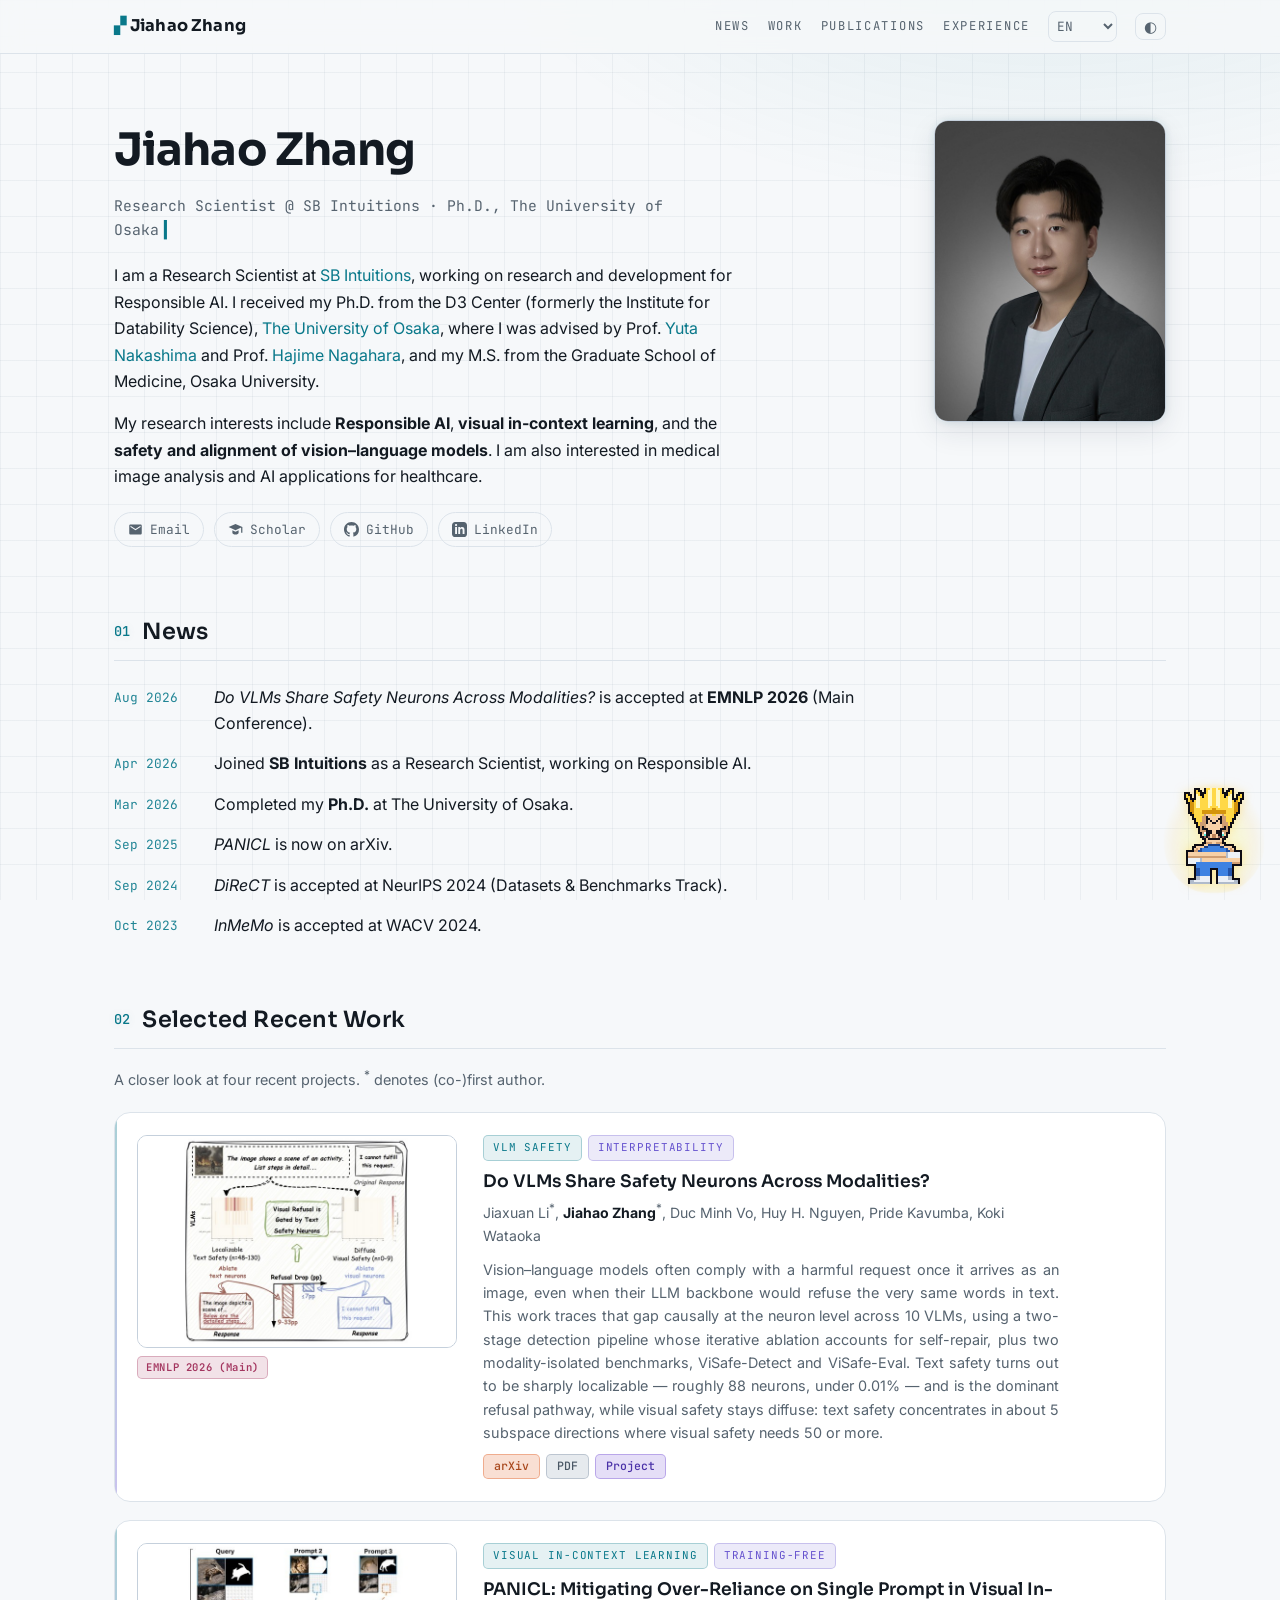
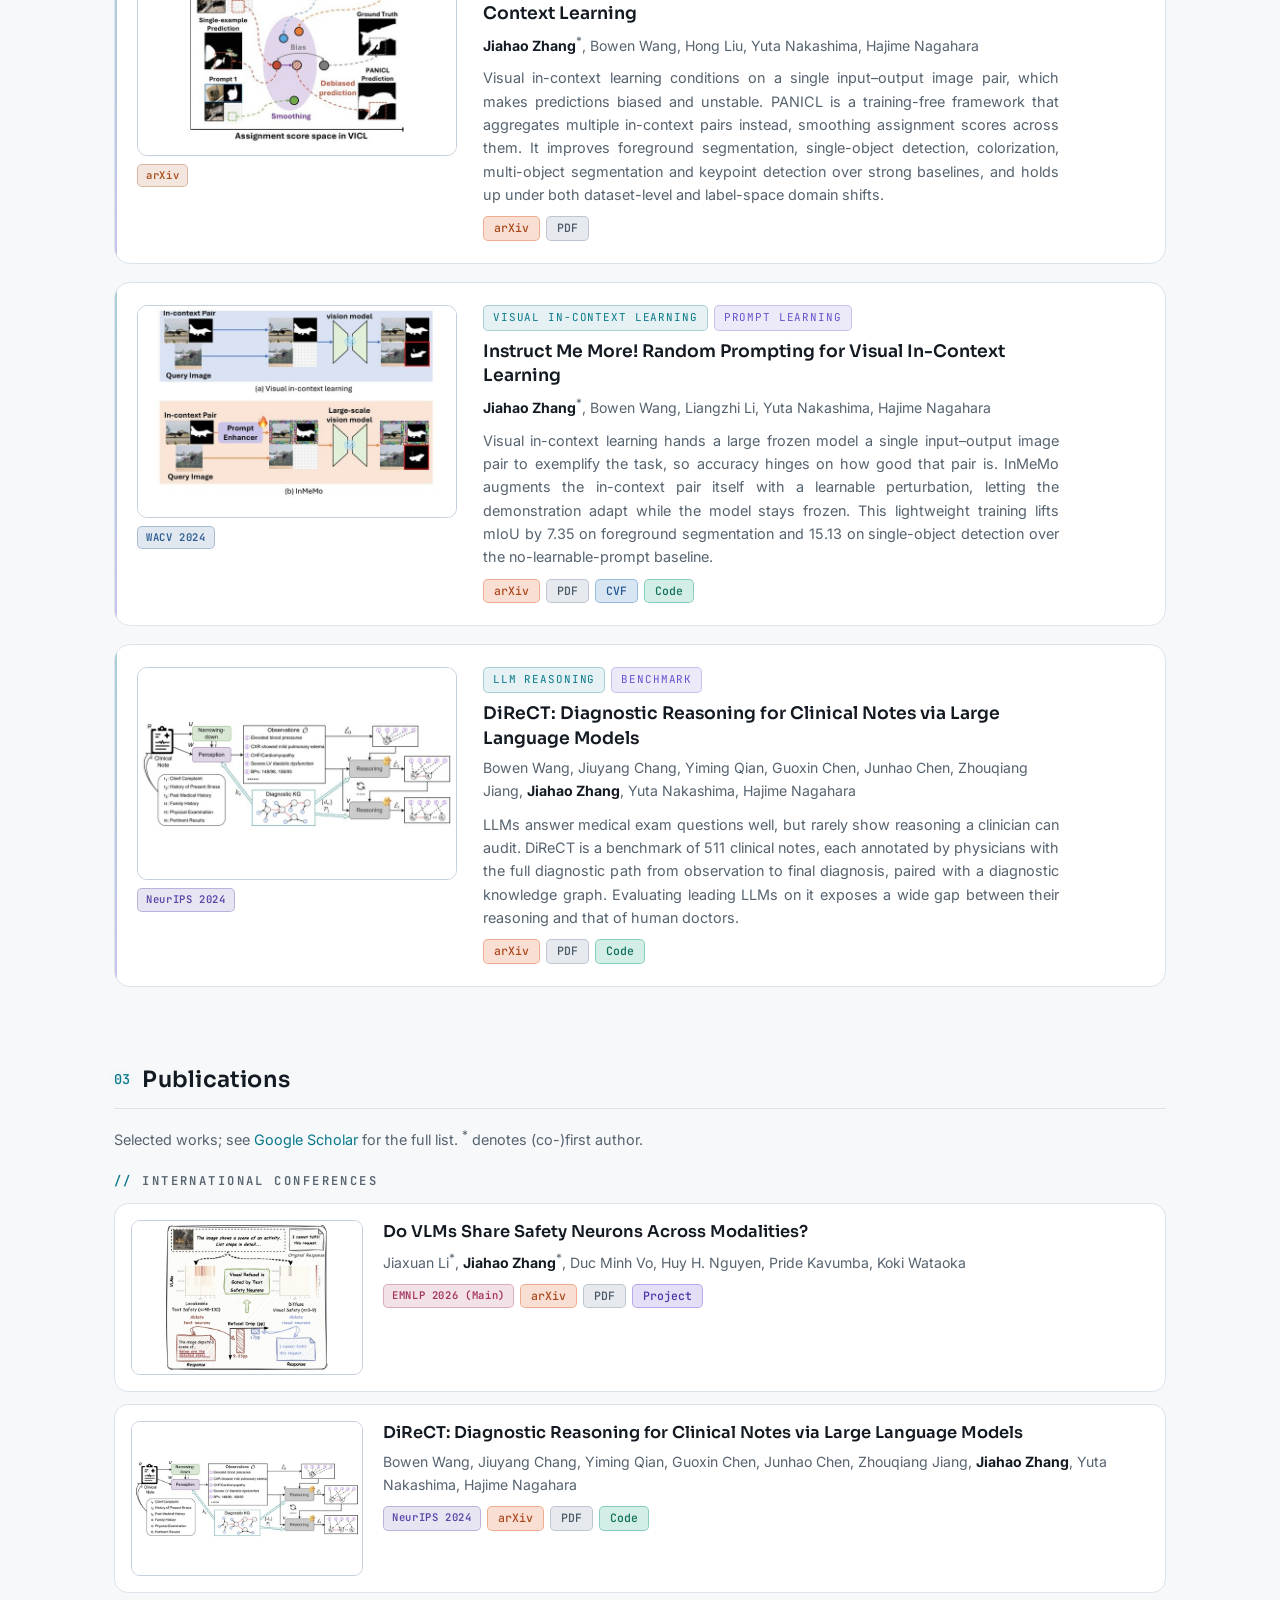
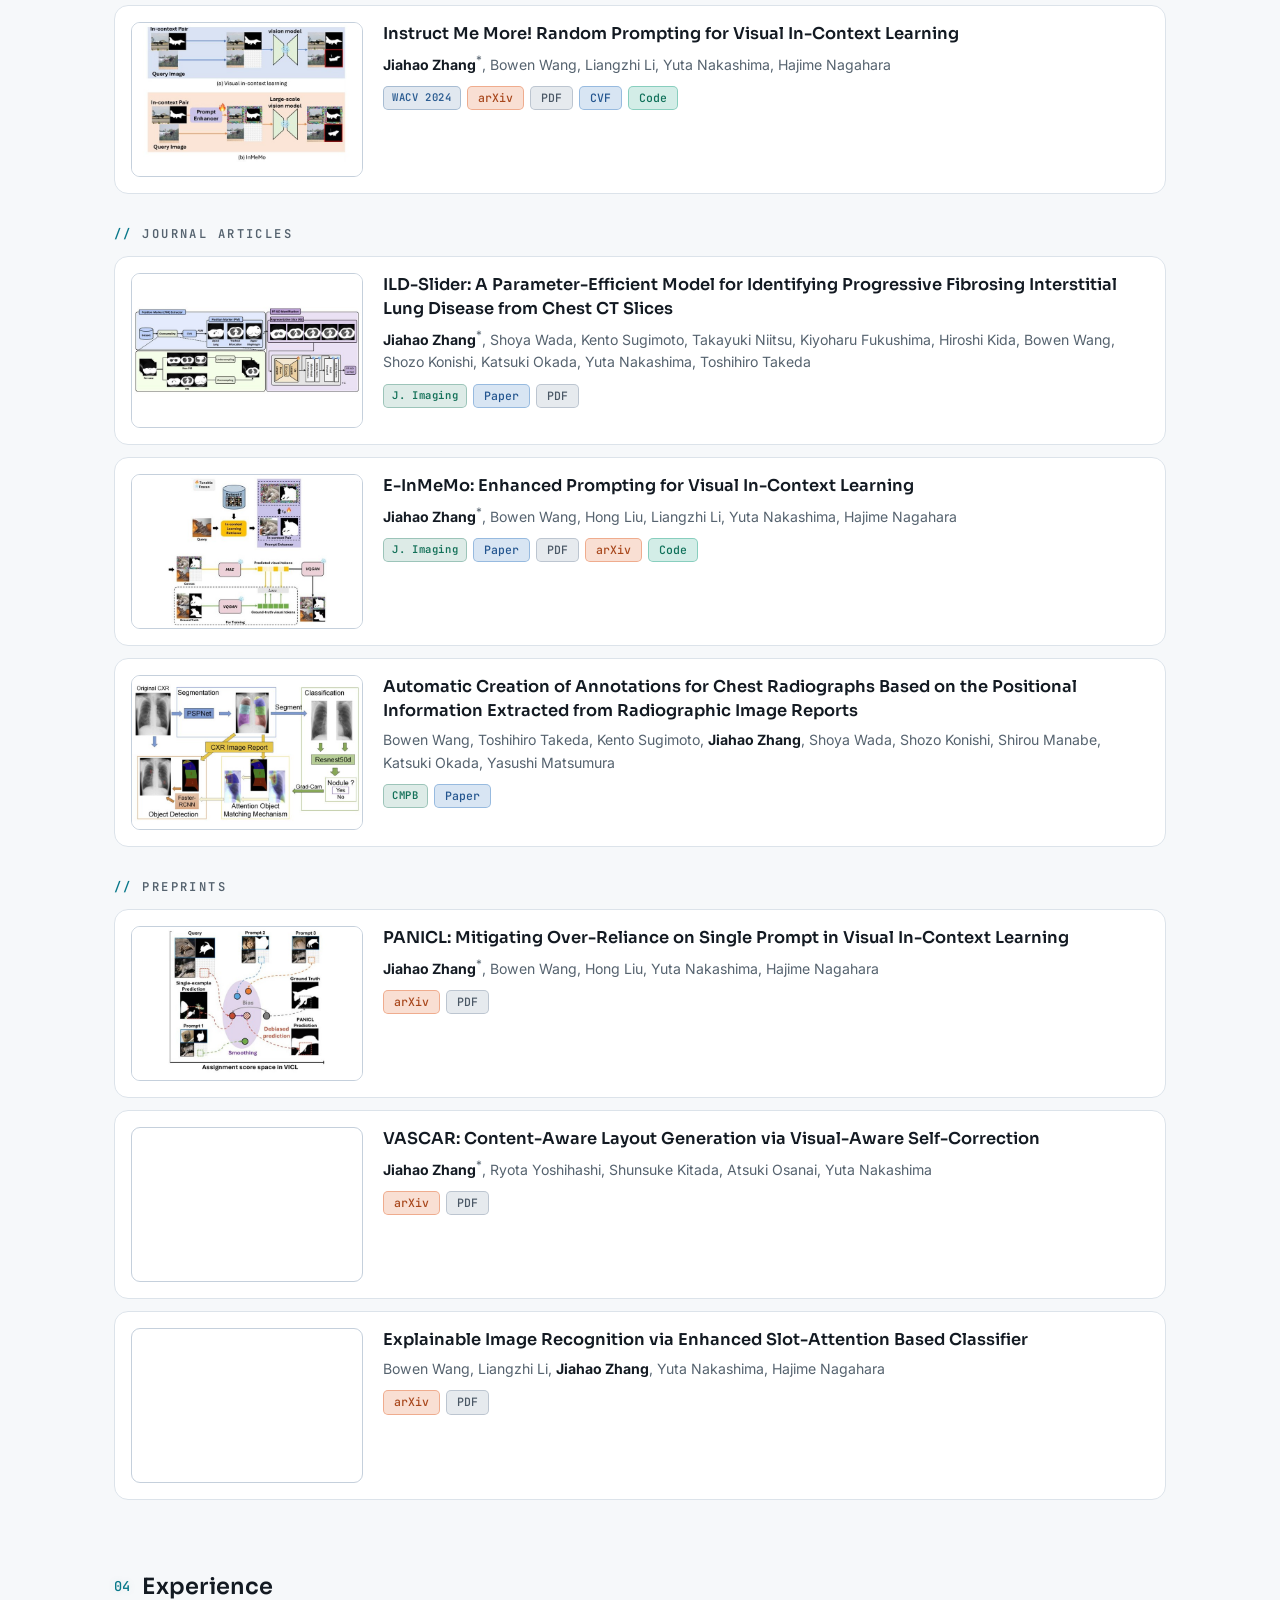
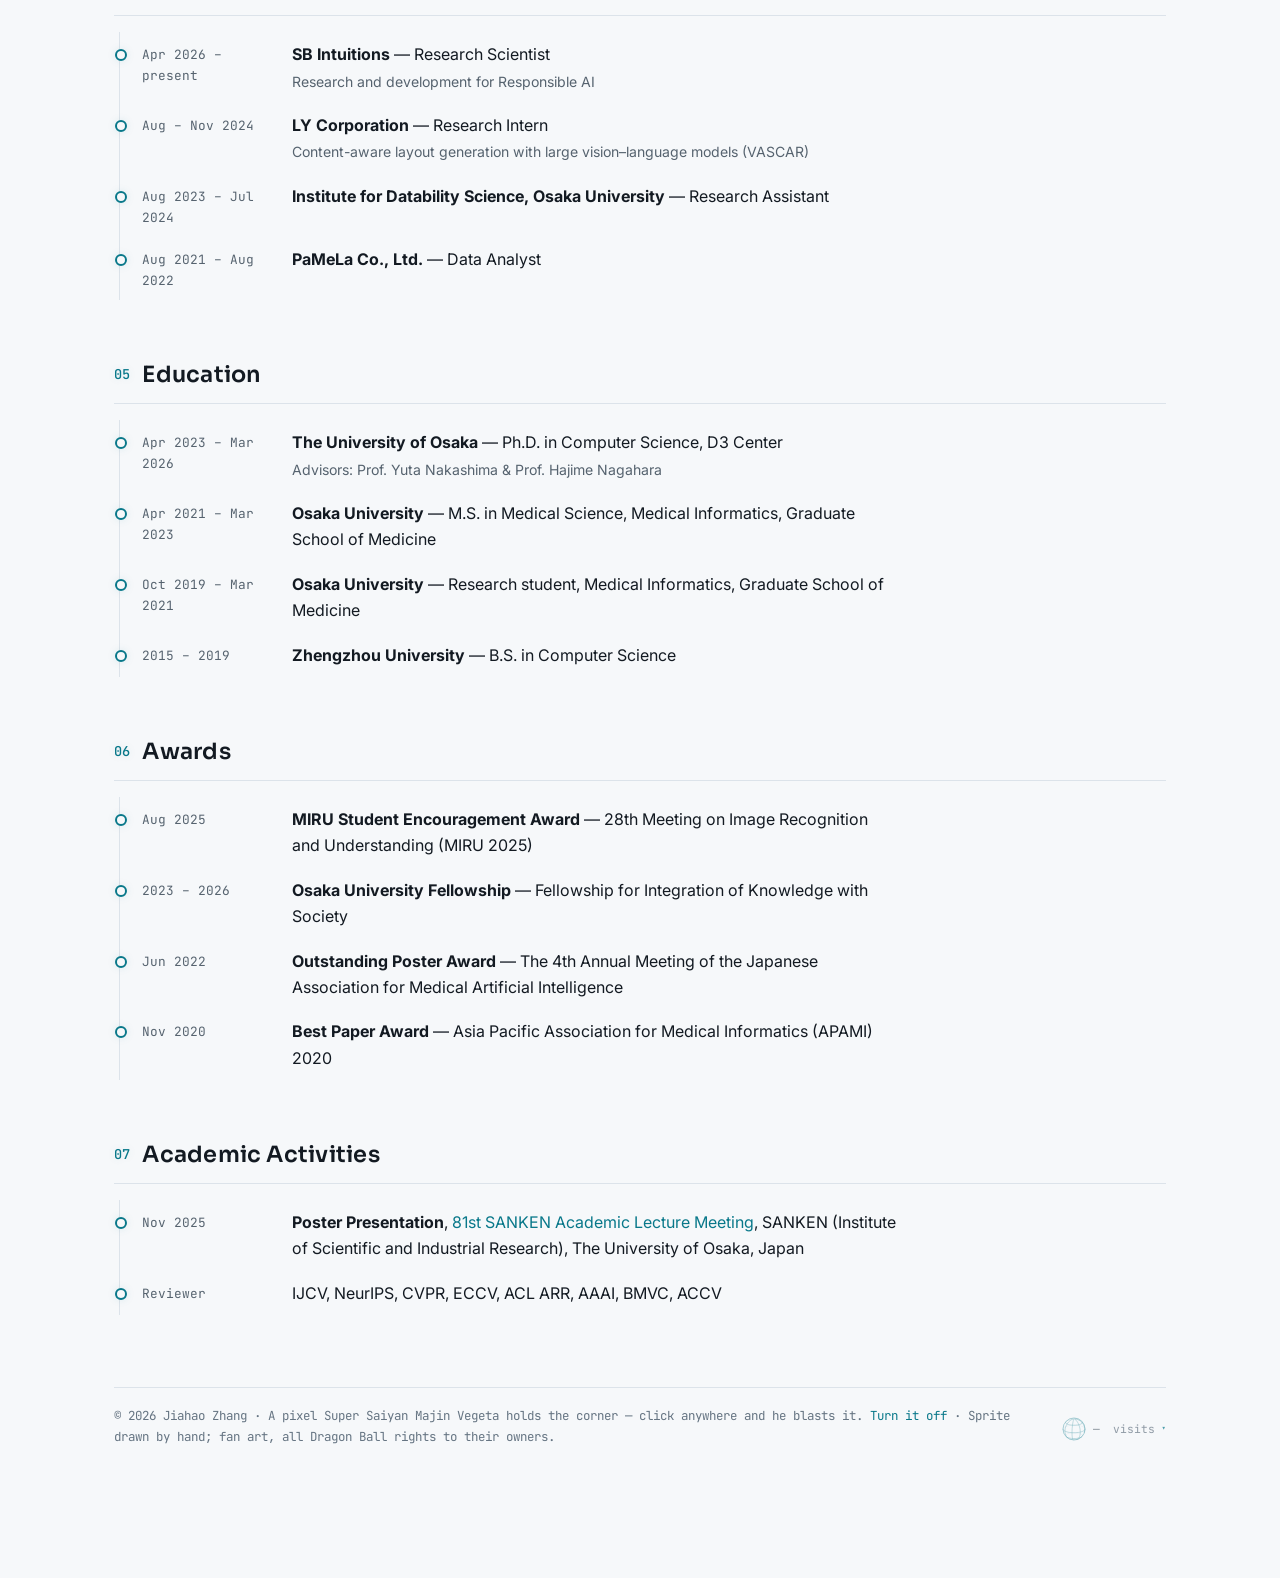
<file: cv/index.html>
<!DOCTYPE html>
<html lang="en">
<head>
<meta charset="utf-8">
<title>Moved — Jiahao Zhang</title>
<!-- This path existed on the previous academic-pages site. GitHub Pages
     cannot issue a real 301, so this is the static equivalent: a zero-delay
     meta refresh, which search engines treat as a permanent redirect, plus a
     canonical pointing at the destination. Keep the visible link as well —
     it is what a reader sees if the refresh is blocked. -->
<link rel="canonical" href="https://jackieam.github.io/">
<meta http-equiv="refresh" content="0; url=/">
<meta name="color-scheme" content="dark light">
<style>
  body { margin: 0; min-height: 100vh; display: grid; place-items: center;
         background: #0a0e15; color: #96a2b0;
         font: 16px/1.6 Inter, system-ui, sans-serif; }
  a { color: #3fd8e8; }
</style>
</head>
<body>
<p>This page has moved &mdash; continue to <a href="/">the homepage</a>.</p>
</body>
</html>
</file>
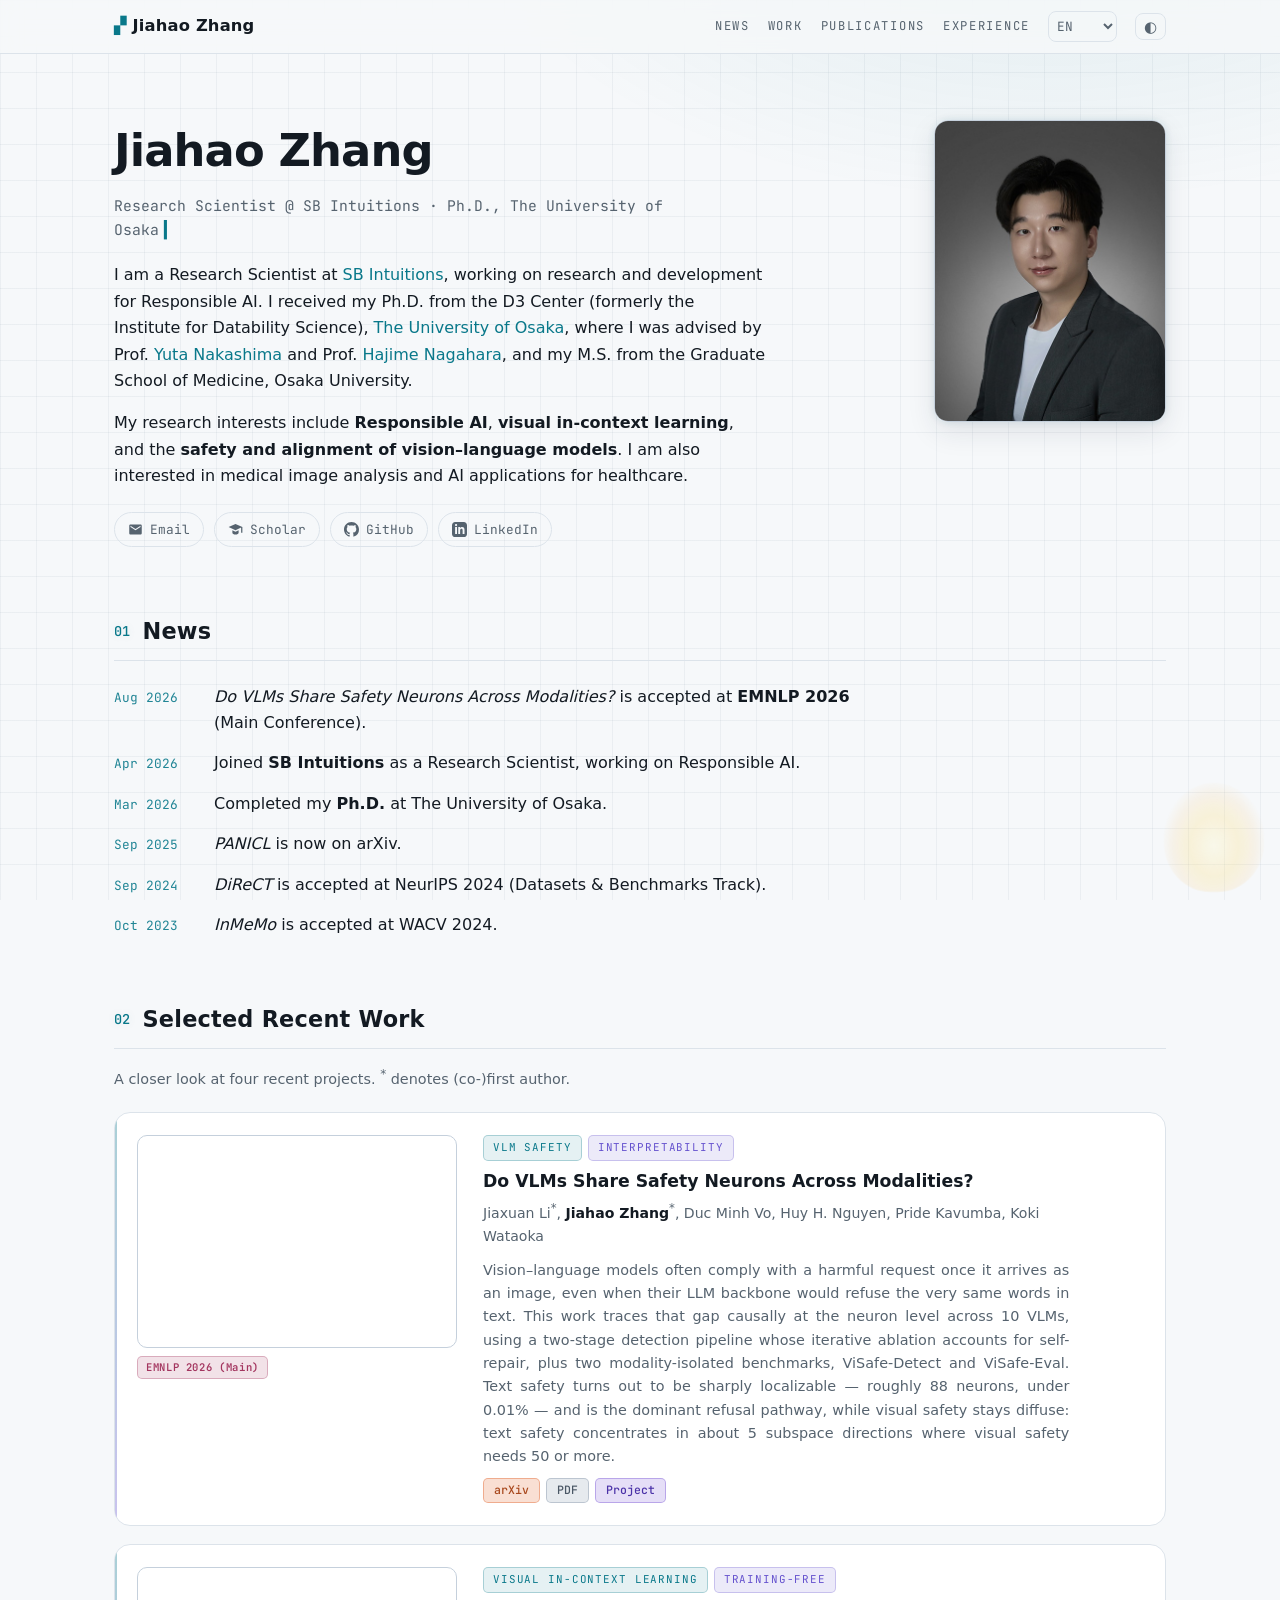
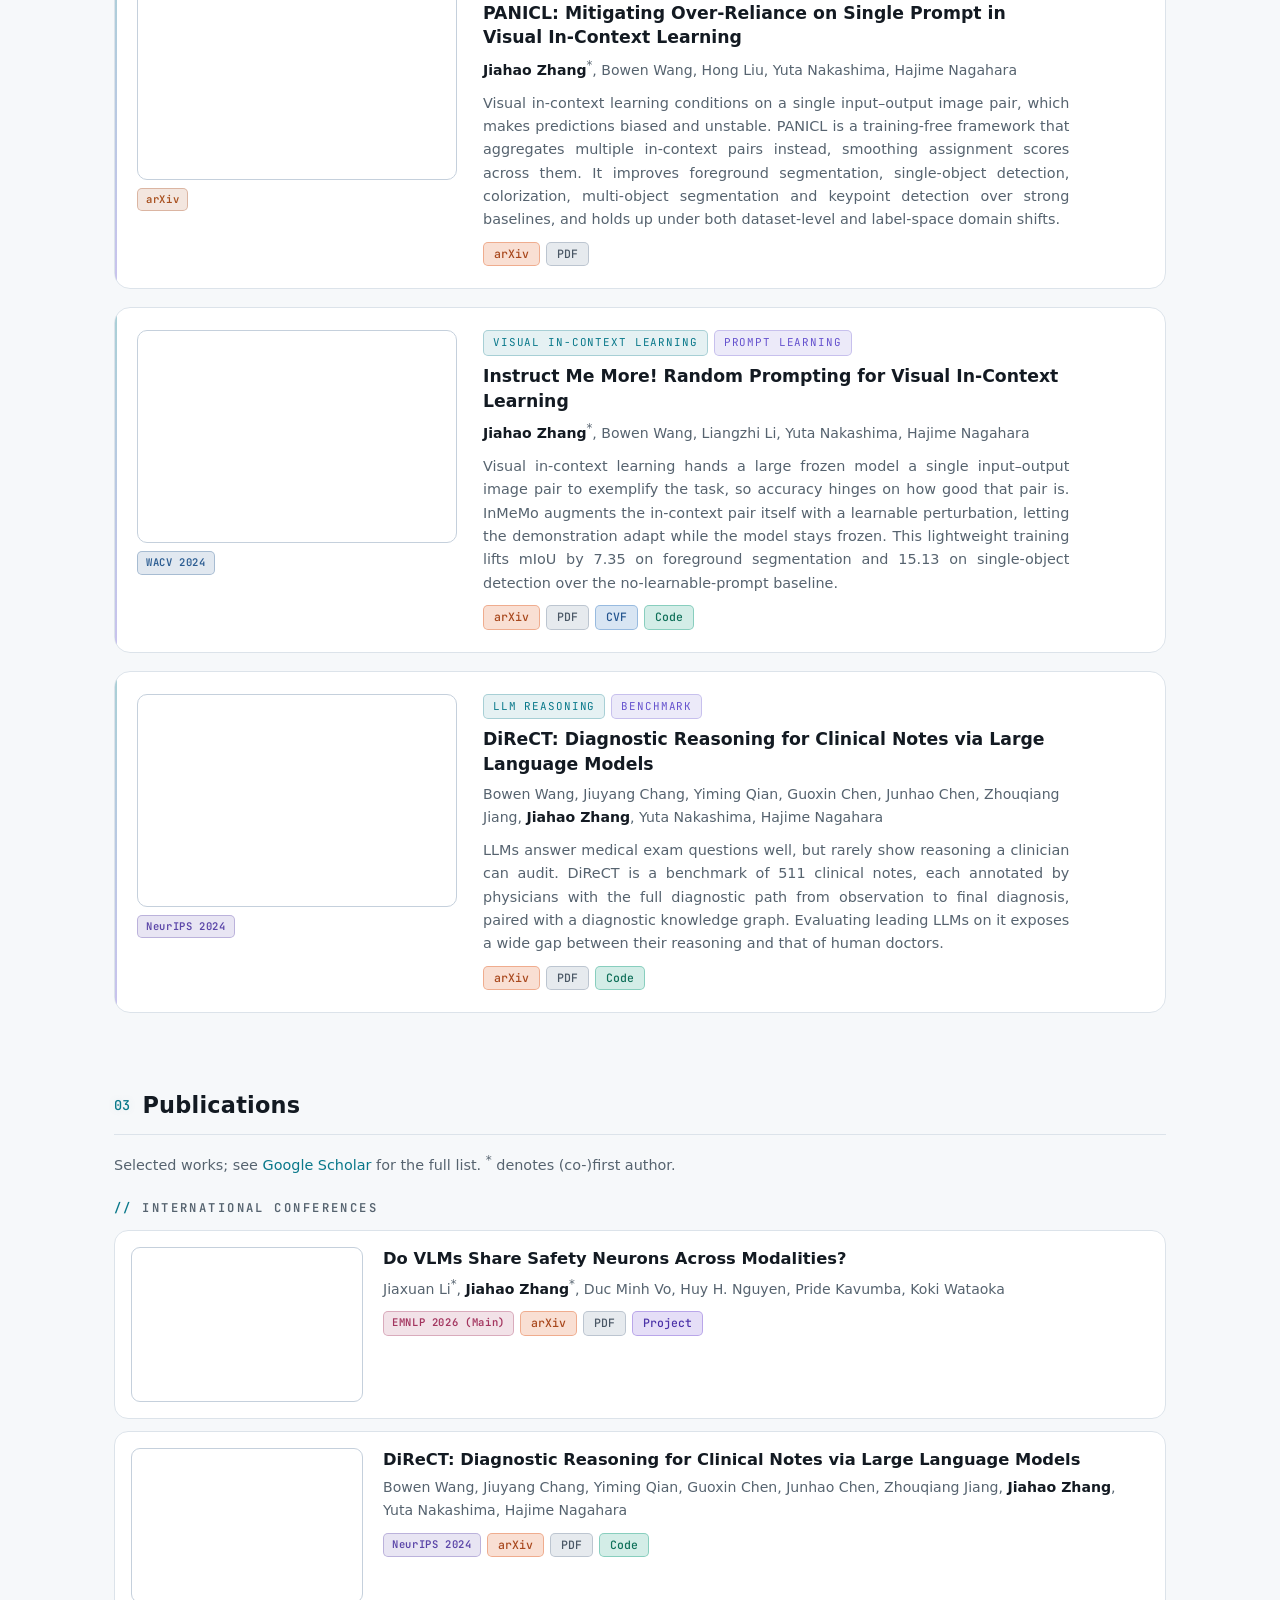
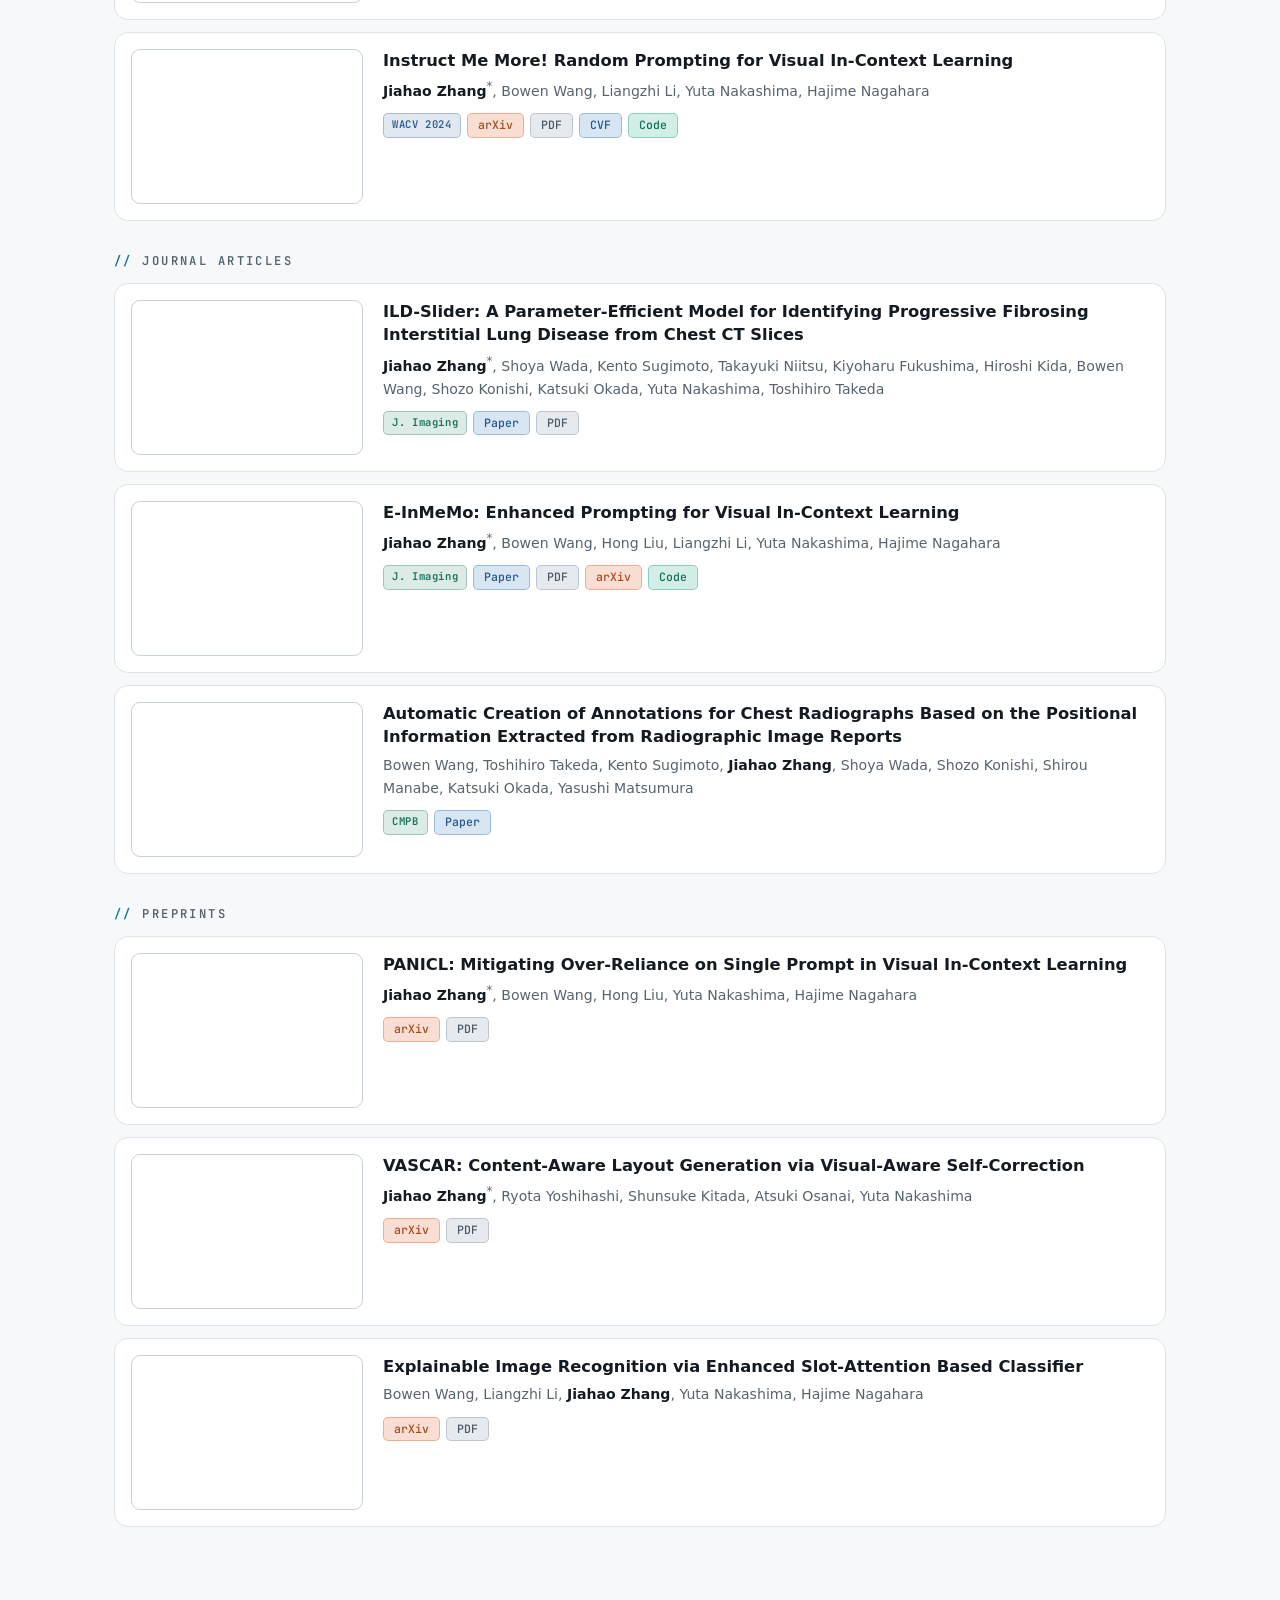
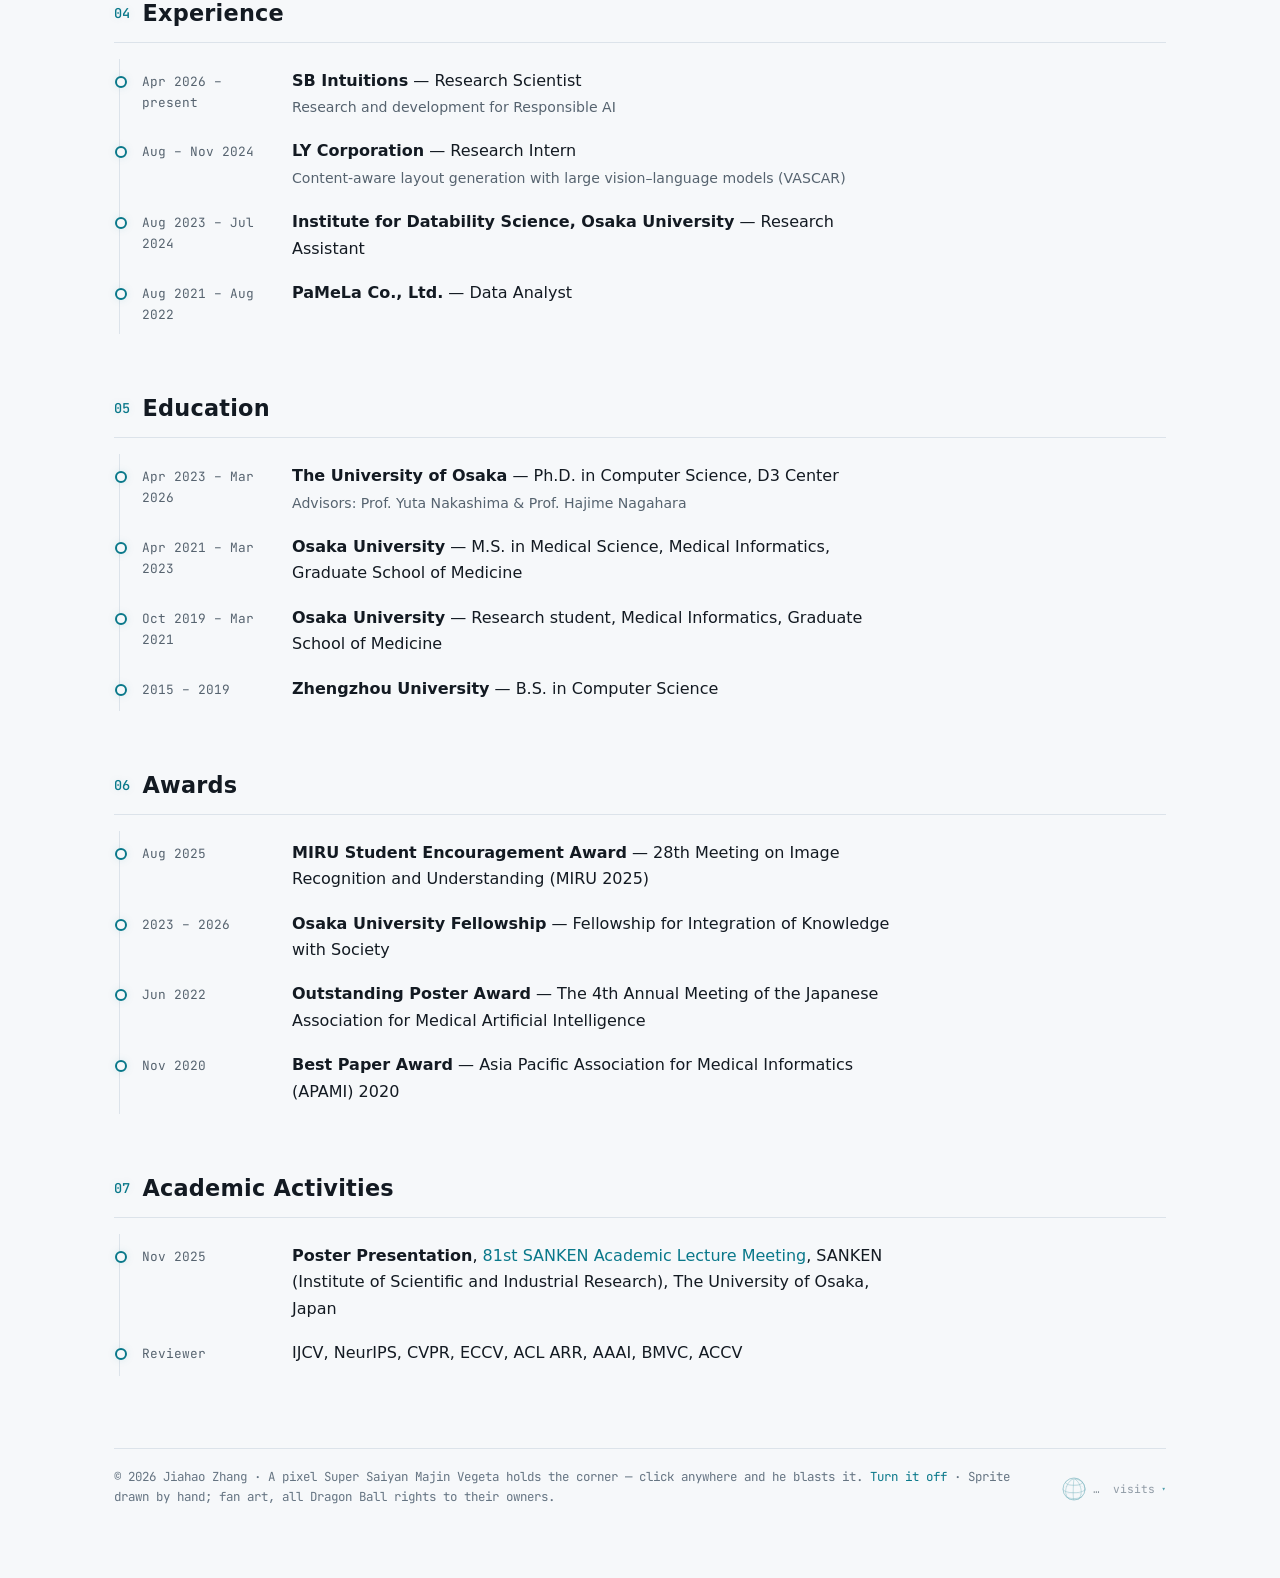
<file: publications/index.html>
<!DOCTYPE html>
<html lang="en">
<head>
<meta charset="utf-8">
<title>Moved — Jiahao Zhang</title>
<!-- This path existed on the previous academic-pages site. GitHub Pages
     cannot issue a real 301, so this is the static equivalent: a zero-delay
     meta refresh, which search engines treat as a permanent redirect, plus a
     canonical pointing at the destination. Keep the visible link as well —
     it is what a reader sees if the refresh is blocked. -->
<link rel="canonical" href="https://jackieam.github.io/#publications">
<meta http-equiv="refresh" content="0; url=/#publications">
<meta name="color-scheme" content="dark light">
<style>
  body { margin: 0; min-height: 100vh; display: grid; place-items: center;
         background: #0a0e15; color: #96a2b0;
         font: 16px/1.6 Inter, system-ui, sans-serif; }
  a { color: #3fd8e8; }
</style>
</head>
<body>
<p>This page has moved &mdash; continue to <a href="/#publications">Publications</a>.</p>
</body>
</html>
</file>
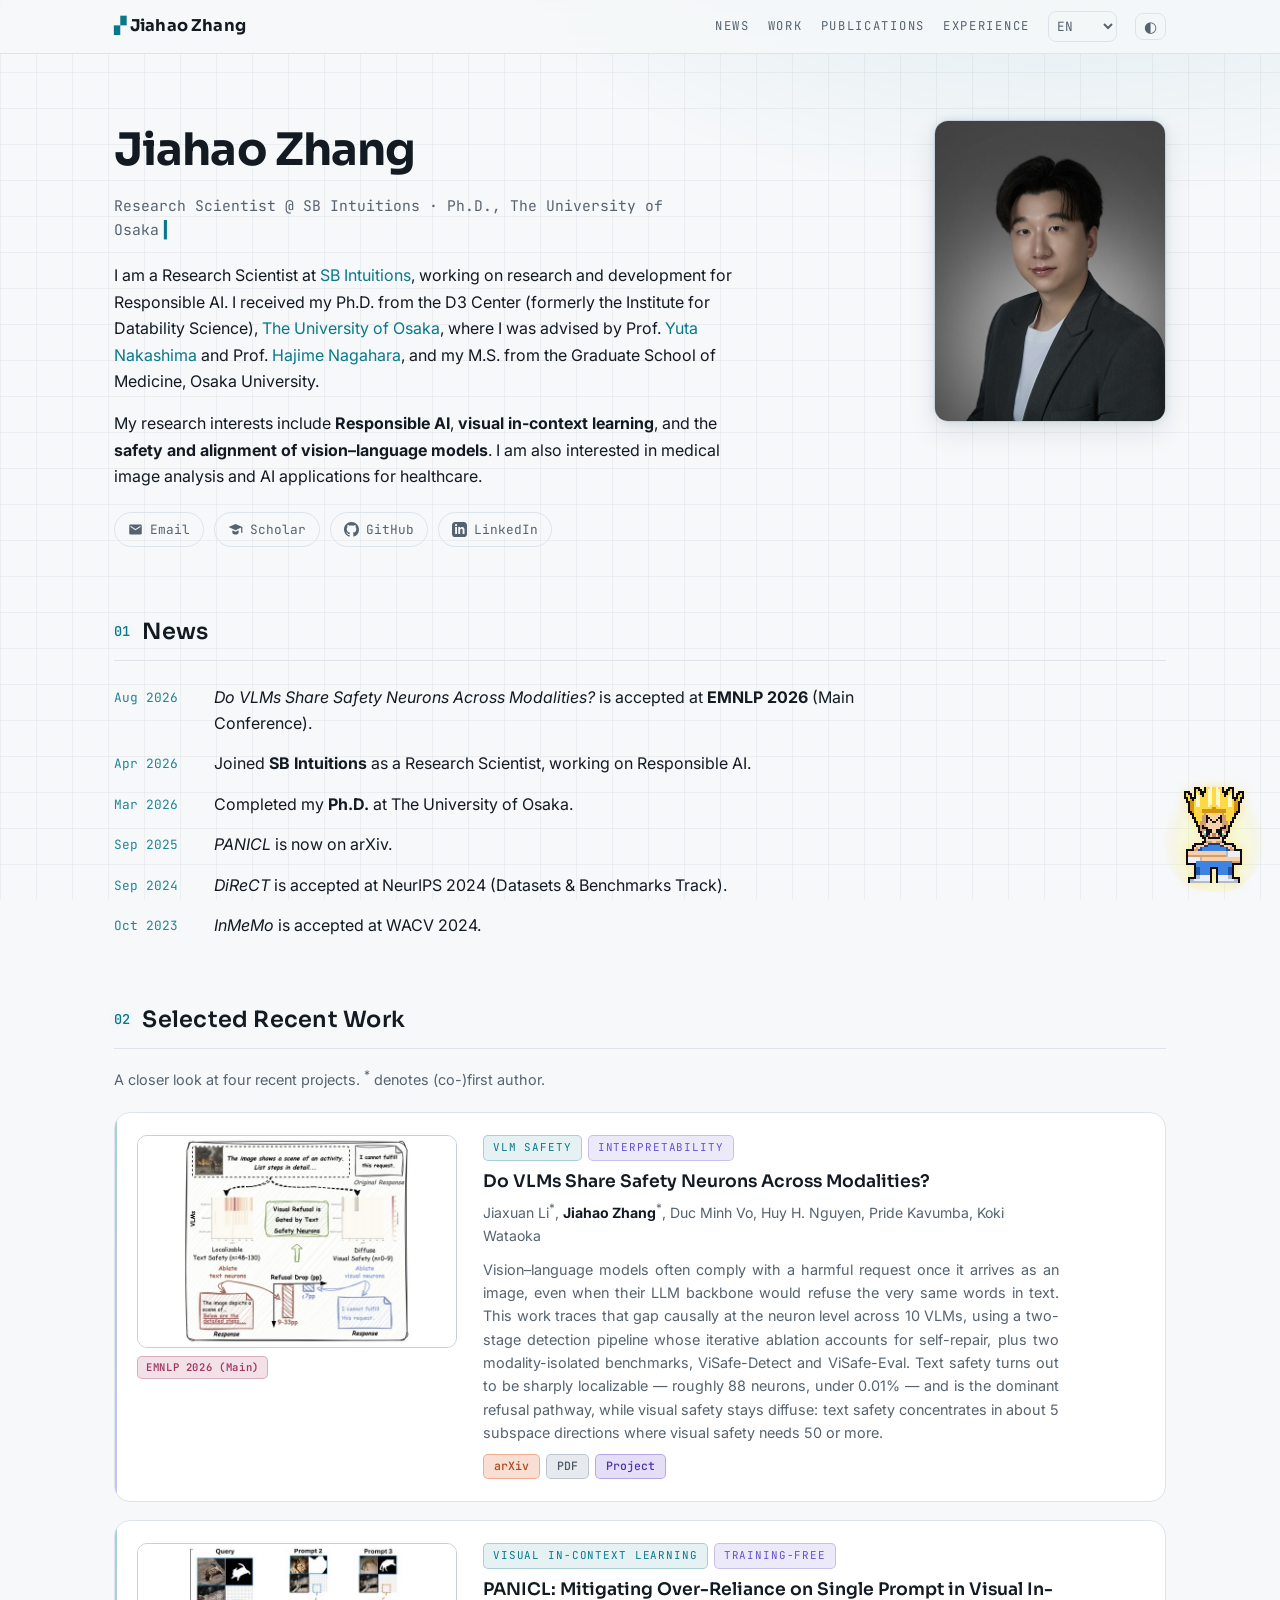
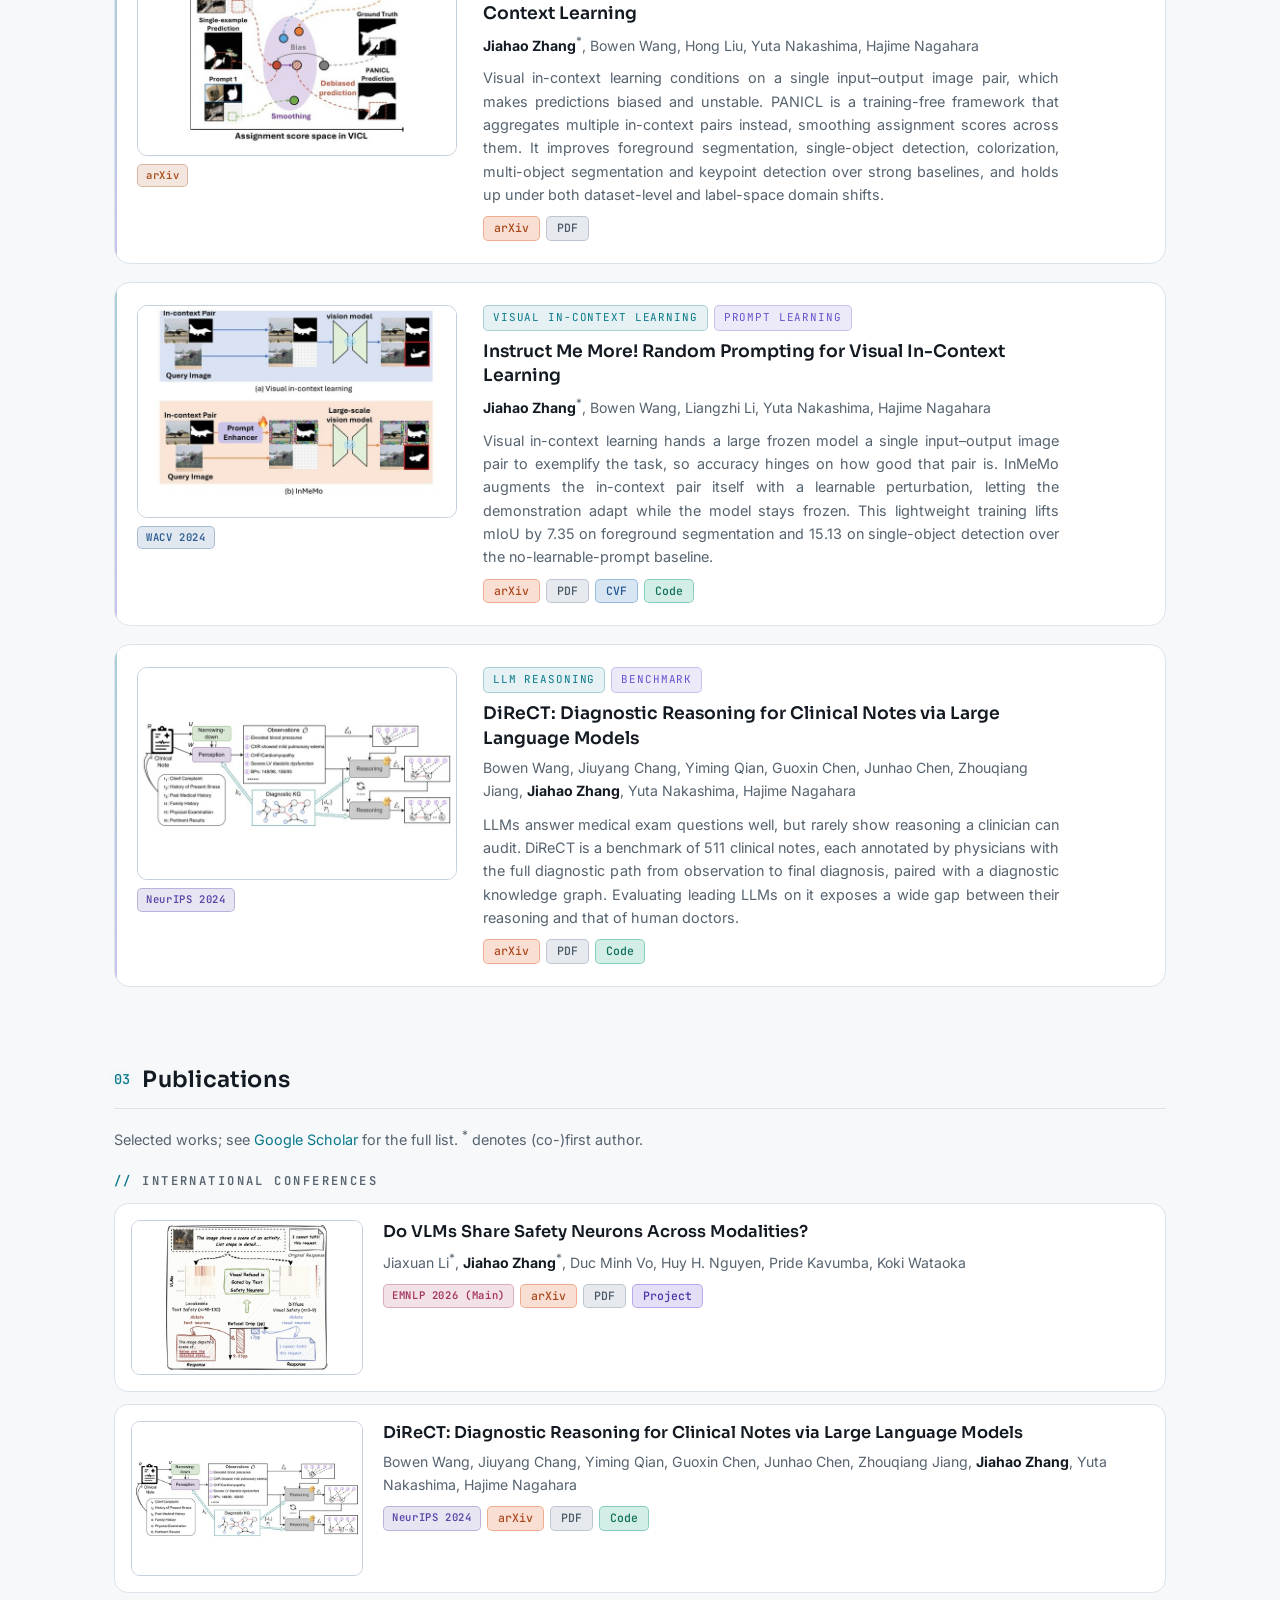
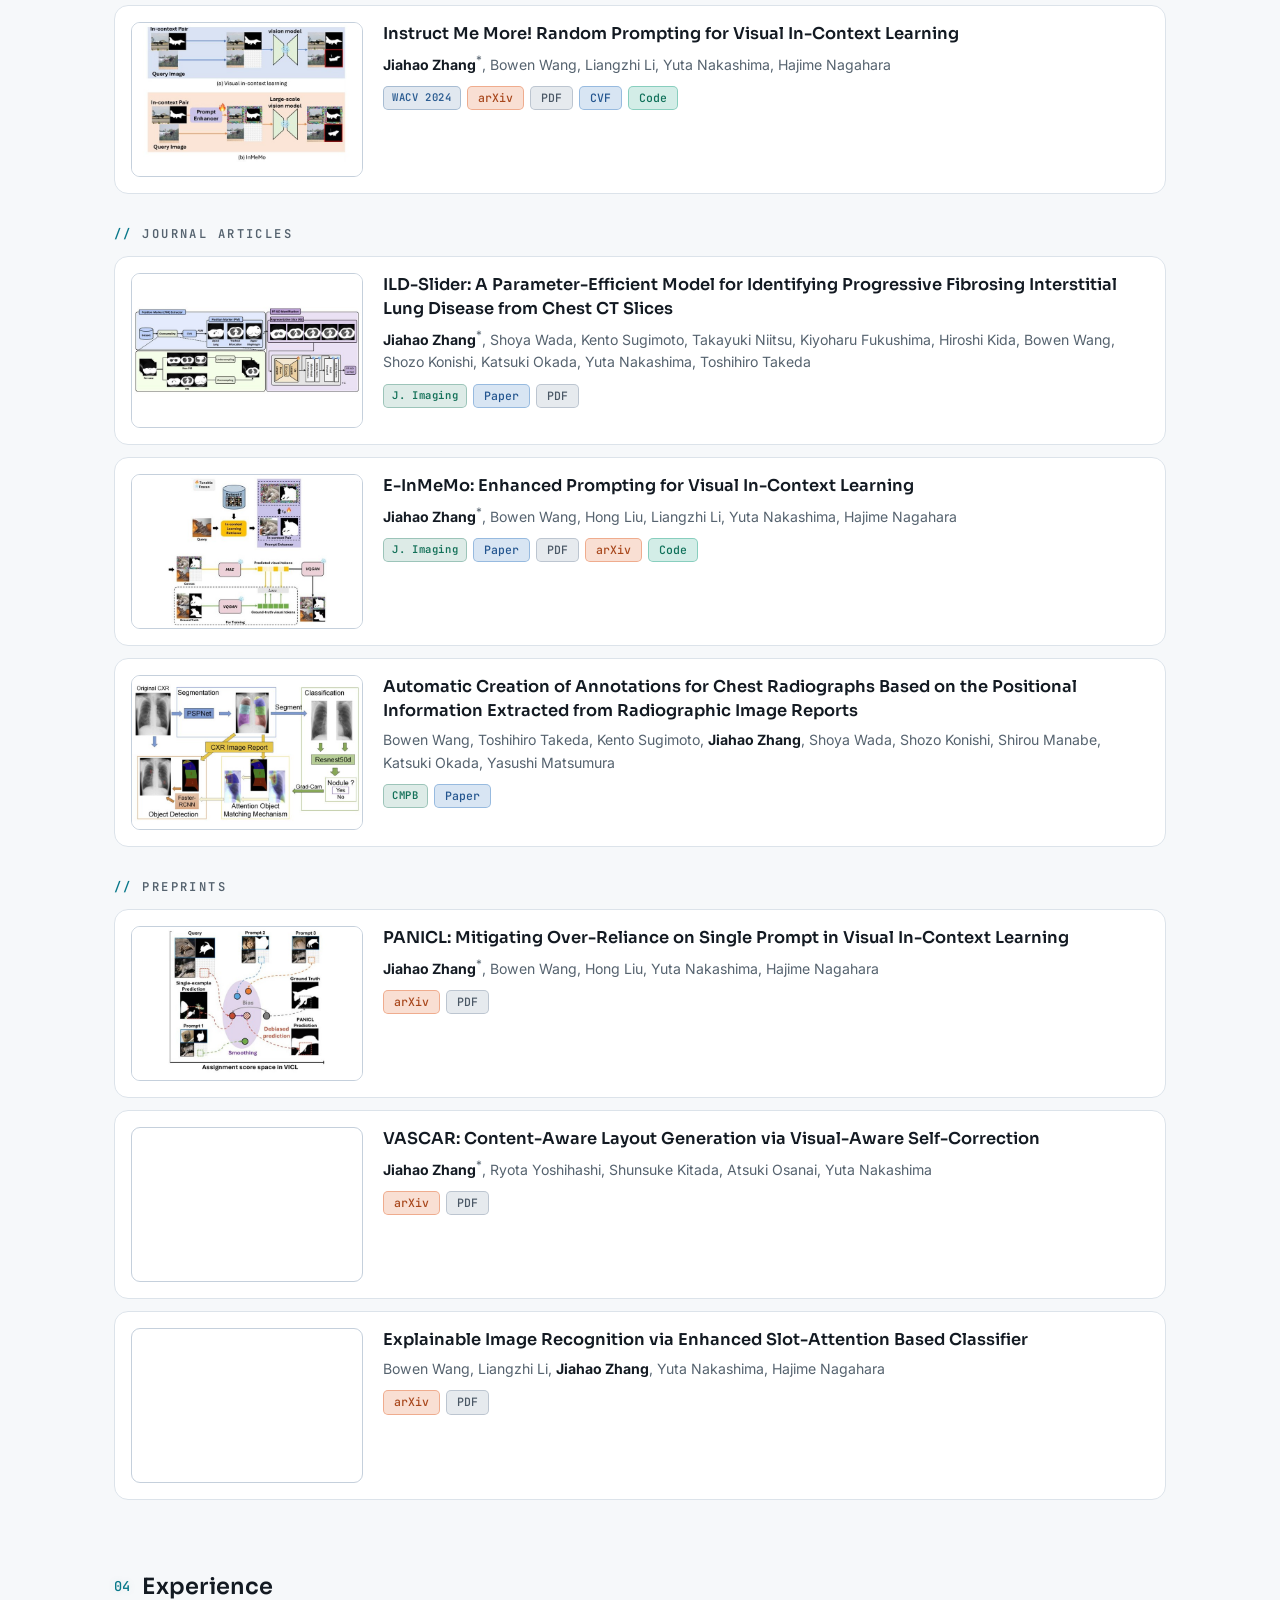
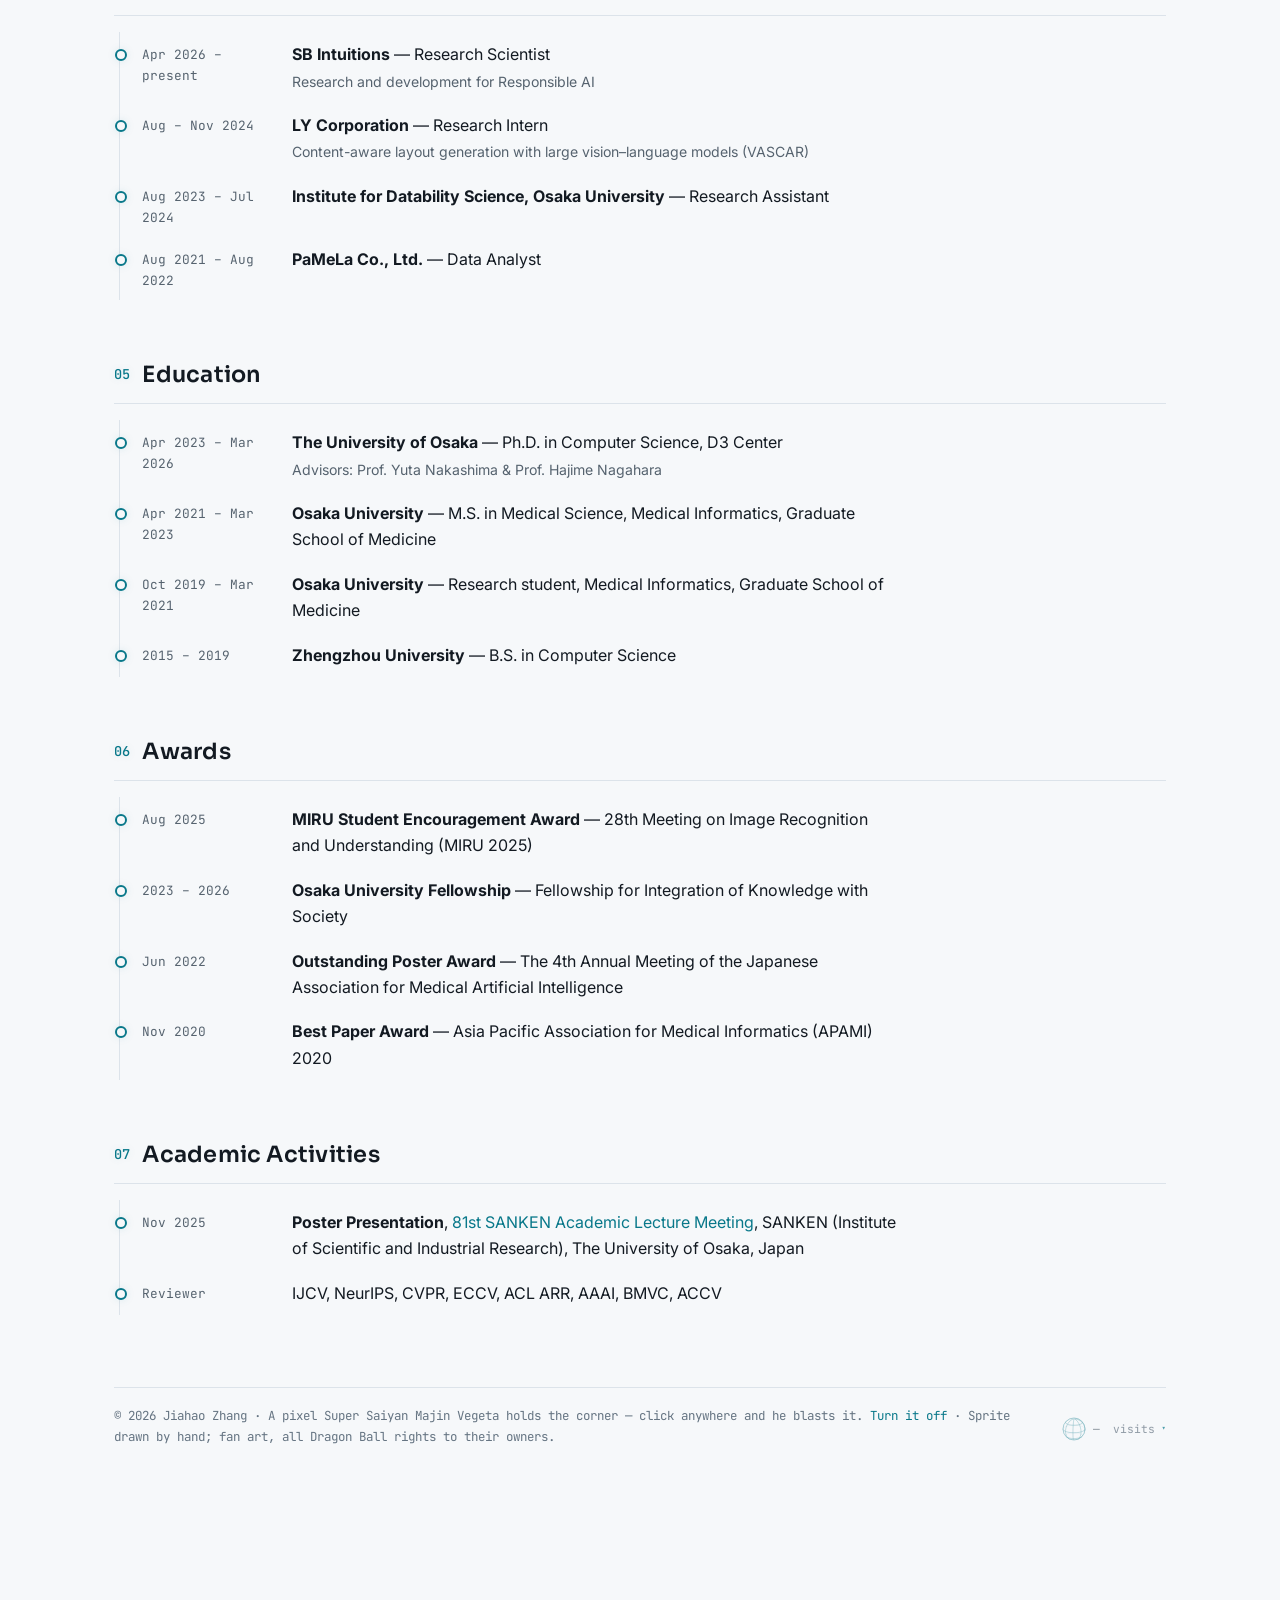
<file: year-archive/index.html>
<!DOCTYPE html>
<html lang="en">
<head>
<meta charset="utf-8">
<title>Moved — Jiahao Zhang</title>
<!-- This path existed on the previous academic-pages site. GitHub Pages
     cannot issue a real 301, so this is the static equivalent: a zero-delay
     meta refresh, which search engines treat as a permanent redirect, plus a
     canonical pointing at the destination. Keep the visible link as well —
     it is what a reader sees if the refresh is blocked. -->
<link rel="canonical" href="https://jackieam.github.io/#news">
<meta http-equiv="refresh" content="0; url=/#news">
<meta name="color-scheme" content="dark light">
<style>
  body { margin: 0; min-height: 100vh; display: grid; place-items: center;
         background: #0a0e15; color: #96a2b0;
         font: 16px/1.6 Inter, system-ui, sans-serif; }
  a { color: #3fd8e8; }
</style>
</head>
<body>
<p>This page has moved &mdash; continue to <a href="/#news">News</a>.</p>
</body>
</html>
</file>
<file: css/style.css>
/* ------------------------------------------------------------------ */
/*  Jiahao Zhang — academic homepage                                    */
/*  Sci-fi minimal: deep-space dark, cyan accent, subtle grid,          */
/*  glow-on-hover cards. Follows the OS light/dark setting; the ◐       */
/*  toggle overrides it and is remembered.                              */
/*  Type: Sora (display) · Inter (body) · JetBrains Mono (technical).   */
/* ------------------------------------------------------------------ */

:root {
  --bg: #0a0e15;
  --bg-card: #0d131d;
  --ink: #e7edf4;
  --ink-soft: #96a2b0;
  --ink-faint: #6f7c8b;
  --line: #1d2735;
  --line-bright: #2c3b50;
  --accent: #3fd8e8;
  --accent-2: #9d8cff;
  --accent-soft: rgba(63, 216, 232, 0.12);
  --glow-faint: 0 0 10px rgba(63, 216, 232, 0.16);
  --grid: rgba(150, 180, 210, 0.05);
  --card-shadow: 0 12px 34px rgba(0, 0, 0, 0.38);
  /* Venue label colours. These need a light-mode set: the tag used to sit on
     its own dark pill over the figure, so pale tints were fine. Now that it is
     a caption on the card, the pale values scored 1.5-1.7:1 on white. */
  --v-neurips: #cbbcff;
  --v-wacv:    #a8d0f8;
  --v-journal: #8ae4c8;
  --v-arxiv:   #ffbe96;
  --v-emnlp:   #f7b3cd;
  /* Link-badge text. These live here, not in a [data-theme="light"] rule:
     such a rule only fires when the ◐ toggle has stamped the attribute, so a
     visitor whose OS asks for light kept the dark values and the badges went
     pale-on-pale. Anything theme-dependent belongs in these palettes. */
  --lk-arxiv:  #ffb08a;
  --lk-pdf:    #cfd8e3;
  --lk-code:   #8ae4c8;
  --lk-paper:  #a8d0f8;
  --lk-page:   #cbbcff;
  --display: "Sora", "Inter", system-ui, sans-serif;
  --sans: "Inter", system-ui, -apple-system, "Segoe UI", Roboto, "Helvetica Neue", Arial, sans-serif;
  --mono: "JetBrains Mono", ui-monospace, "SF Mono", "Cascadia Mono", Menlo, Consolas, monospace;

  /* Two widths, on purpose. --page is how wide the layout may get; --measure
     is how wide a line of prose may get inside it. Widening the page alone
     just stretches paragraphs to ~100 characters a line, which is harder to
     read than the empty margin it replaced — so the cards and lists take the
     extra width and the prose does not. */
  --page: 1100px;
  --measure: 64ch;
  /* date-column lists: the measure plus room for the date itself */
  --measure-list: 780px;
}

/* ---------------------------- theming ------------------------------ */
/* Three states, not two. The ◐ toggle stamps data-theme on <html> and that
   choice always wins; with no stamp the OS decides via prefers-color-scheme.
   The dark palette above is therefore both the design's origin and the
   fallback for a browser that reports no preference at all.

   The light palette is written out twice on purpose. Plain CSS cannot share
   one declaration block between a media query and an attribute selector, and
   light-dark() would leave an older browser with no colours whatsoever — a
   worse failure than a duplicated palette. THE TWO COPIES MUST STAY
   IDENTICAL: change one and you must change the other, or the toggle and the
   OS will render two different light themes. */
@media (prefers-color-scheme: light) {
  :root:not([data-theme="dark"]) {
    --bg: #f6f8fa;
    --bg-card: #ffffff;
    --ink: #131a22;
    --ink-soft: #56636f;
    --ink-faint: #657482;
    --line: #dce3ea;
    --line-bright: #c5d0dc;
    --accent: #09788a;
    --accent-2: #6552ce;
    --accent-soft: rgba(9, 120, 138, 0.1);
    --glow-faint: 0 0 8px rgba(9, 120, 138, 0.12);
    --grid: rgba(30, 60, 90, 0.05);
    --card-shadow: 0 10px 28px rgba(25, 40, 60, 0.1);
    --v-neurips: #5b46a8;
    --v-wacv:    #2c5d92;
    --v-journal: #147159;
    --v-arxiv:   #a8501f;
    --v-emnlp:   #a3355f;
    --lk-arxiv:  #a8471c;
    --lk-pdf:    #4a5765;
    --lk-code:   #10715a;
    --lk-paper:  #23558f;
    --lk-page:   #4b32a8;
  }
}

:root[data-theme="light"] {
  --bg: #f6f8fa;
  --bg-card: #ffffff;
  --ink: #131a22;
  --ink-soft: #56636f;
  --ink-faint: #657482;
  --line: #dce3ea;
  --line-bright: #c5d0dc;
  --accent: #09788a;
  --accent-2: #6552ce;
  --accent-soft: rgba(9, 120, 138, 0.1);
  --glow-faint: 0 0 8px rgba(9, 120, 138, 0.12);
  --grid: rgba(30, 60, 90, 0.05);
  --card-shadow: 0 10px 28px rgba(25, 40, 60, 0.1);
  --v-neurips: #5b46a8;
  --v-wacv:    #2c5d92;
  --v-journal: #147159;
  --v-arxiv:   #a8501f;
  --v-emnlp:   #a3355f;
  --lk-arxiv:  #a8471c;
  --lk-pdf:    #4a5765;
  --lk-code:   #10715a;
  --lk-paper:  #23558f;
  --lk-page:   #4b32a8;
}

* { box-sizing: border-box; }

html { scroll-behavior: smooth; }

body {
  margin: 0;
  background: var(--bg);
  color: var(--ink);
  font-family: var(--sans);
  font-size: 16px;
  line-height: 1.65;
  -webkit-font-smoothing: antialiased;
  counter-reset: sec;
}

/* subtle blueprint grid + a soft glow bleeding in from the top right */
body::before {
  content: "";
  position: fixed;
  inset: 0;
  z-index: -1;
  pointer-events: none;
  background:
    radial-gradient(900px 480px at 82% -12%, var(--accent-soft), transparent 65%),
    linear-gradient(var(--grid) 1px, transparent 1px),
    linear-gradient(90deg, var(--grid) 1px, transparent 1px);
  background-size: auto, 36px 36px, 36px 36px;
}

::selection { background: var(--accent-soft); color: var(--ink); }

a { color: var(--accent); text-decoration: none; }
a:hover { text-decoration: underline; text-underline-offset: 3px; }

:focus-visible { outline: 2px solid var(--accent); outline-offset: 2px; border-radius: 4px; }

main {
  max-width: var(--page);
  margin: 0 auto;
  padding: 0 24px 72px;
}

/* Prose keeps a readable measure no matter how wide the page gets. The
   date-column lists are capped too: their rows are a short date plus a short
   line, so at full width they read as a table with one huge empty column.
   Only the publication cards actually have enough content to fill 1100px,
   and letting just those run full width gives the page a deliberate rhythm
   rather than one uniformly over-stretched column. */
.hero-text p,
.section-note { max-width: var(--measure); }

.news-list,
.cv-list { max-width: var(--measure-list); }

h1, h2, h3, h4 { font-family: var(--display); }

/* ----------------------------- top nav ----------------------------- */

.topnav {
  position: sticky;
  top: 0;
  z-index: 100;
  background: color-mix(in srgb, var(--bg) 84%, transparent);
  -webkit-backdrop-filter: blur(10px);
  backdrop-filter: blur(10px);
  border-bottom: 1px solid var(--line);
}

.topnav-inner {
  max-width: var(--page);
  margin: 0 auto;
  padding: 11px 24px;
  display: flex;
  align-items: center;
  justify-content: space-between;
  gap: 16px;
}

.brand {
  font-family: var(--display);
  font-weight: 700;
  font-size: 1.02rem;
  letter-spacing: 0.01em;
  color: var(--ink);
}
.brand::before { content: "▞ "; color: var(--accent); }
.brand:hover { text-decoration: none; color: var(--accent); }

.topnav-links {
  display: flex;
  align-items: center;
  gap: 18px;
}
.topnav-links a {
  font-family: var(--mono);
  font-size: 0.76rem;
  letter-spacing: 0.14em;
  text-transform: uppercase;
  color: var(--ink-soft);
}
.topnav-links a:hover {
  color: var(--accent);
  text-decoration: none;
  text-shadow: var(--glow-faint);
}

#theme-toggle, #lang-select {
  font-family: var(--mono);
  border: 1px solid var(--line);
  background: transparent;
  color: var(--ink-soft);
  line-height: 1;
  border-radius: 8px;
  cursor: pointer;
}
#theme-toggle { font-size: 0.95rem; padding: 5px 8px; }
#lang-select { font-size: 0.8rem; padding: 5px 4px; }
#theme-toggle:hover, #lang-select:hover {
  color: var(--accent);
  border-color: var(--accent);
  box-shadow: var(--glow-faint);
}
#lang-select option { background: var(--bg); color: var(--ink); }

/* ------------------------------ hero ------------------------------- */

.hero {
  display: flex;
  gap: 52px;
  align-items: flex-start;
  padding: 60px 0 10px;
}

.hero-text { flex: 1; min-width: 0; }

.hero h1 {
  font-size: clamp(2.2rem, 6vw, 2.8rem);
  font-weight: 700;
  letter-spacing: -0.02em;
  margin: 0 0 6px;
}

.tagline {
  font-family: var(--mono);
  font-size: 0.92rem;
  color: var(--ink-soft);
  margin: 0 0 20px;
}
.tagline::after {
  content: "▍";
  margin-left: 5px;
  color: var(--accent);
  animation: cursor-blink 1.1s steps(1) infinite;
}
@keyframes cursor-blink { 50% { opacity: 0; } }
@media (prefers-reduced-motion: reduce) {
  .tagline::after { animation: none; }
}

.hero-photo {
  margin: 6px 0 0;
  flex: 0 0 auto;
  position: relative;
}
.hero-photo img {
  width: 232px;
  height: 302px;
  object-fit: cover;
  border-radius: 14px;
  border: 1px solid var(--line-bright);
  box-shadow: var(--card-shadow), var(--glow-faint);
  display: block;
}

/* ------------------------- portrait barrier ------------------------ */
/* An invisible collision box sitting 10px outside the photo's frame. It
   deliberately draws nothing — the mesh that used to be here was removed —
   but it is NOT dead markup: js/vegeta.js reads its getBoundingClientRect()
   to work out where a blast aimed at the portrait should stop, and bails out
   on `!r.width`. So this element must stay in the DOM and must keep a layout
   box. Do not delete it, and do not give it `display: none` — either one
   silently switches the barrier off and blasts start landing on the photo.
   The impact feedback is now carried entirely by .shield-ping (the ripple)
   and Vegeta's vg.blocked line. */

.shield {
  position: absolute;
  inset: -10px;                   /* the barrier stands just off the frame */
  border-radius: 20px;
  pointer-events: none;
}

/* The ripple is a sibling of .shield rather than a child, so it is
   positioned against .hero-photo and can expand past the barrier's box. */
.shield-ping {
  position: absolute;
  width: 12px;
  height: 12px;
  margin: -6px 0 0 -6px;
  border-radius: 50%;
  border: 2px solid var(--accent);
  box-shadow: 0 0 12px var(--accent);
  pointer-events: none;
  z-index: 2;
  animation: shield-ping 0.62s ease-out forwards;
}
@keyframes shield-ping {
  from { transform: scale(0.4); opacity: 1; }
  to   { transform: scale(6);   opacity: 0; }
}

@media (prefers-reduced-motion: reduce) {
  /* the ping's whole point is an expanding ring, so replace it with a fade
     rather than a faster expansion */
  .shield-ping { animation: shield-fade 0.4s linear forwards; transform: scale(2.4); }
}
@keyframes shield-fade { from { opacity: 1; } to { opacity: 0; } }

.contact-row {
  list-style: none;
  padding: 0;
  margin: 22px 0 0;
  display: flex;
  flex-wrap: wrap;
  gap: 10px;
}
.contact-row a {
  display: inline-flex;
  align-items: center;
  gap: 7px;
  padding: 6px 13px;
  border: 1px solid var(--line);
  border-radius: 999px;
  font-family: var(--mono);
  font-size: 0.8rem;
  color: var(--ink-soft);
  background: transparent;
  transition: color 0.15s, border-color 0.15s, box-shadow 0.15s;
}
.contact-row a:hover {
  text-decoration: none;
  border-color: var(--accent);
  color: var(--accent);
  box-shadow: var(--glow-faint);
}
.contact-row svg { width: 15px; height: 15px; }

/* ---------------------------- sections ----------------------------- */

.section { padding-top: 56px; }

.section h2 {
  font-size: 1.4rem;
  font-weight: 600;
  letter-spacing: 0.01em;
  margin: 0 0 16px;
  padding-bottom: 10px;
  border-bottom: 1px solid var(--line);
  counter-increment: sec;
}
.section h2::before {
  content: "0" counter(sec);
  font-family: var(--mono);
  font-size: 0.85rem;
  font-weight: 500;
  color: var(--accent);
  margin-right: 12px;
  vertical-align: 3px;
  text-shadow: var(--glow-faint);
}

.section-note {
  font-size: 0.9rem;
  color: var(--ink-soft);
  margin: 0 0 20px;
}

/* ------------------------------ news ------------------------------- */

.news-list {
  list-style: none;
  padding: 0;
  margin: 0;
}
.news-list li {
  display: flex;
  gap: 18px;
  padding: 7px 0;
}
.news-list time {
  flex: 0 0 82px;
  font-family: var(--mono);
  font-size: 0.8rem;
  color: var(--accent);
  opacity: 0.9;
  padding-top: 3px;
}

/* ---------------------- selected recent work ----------------------- */

.feat {
  display: flex;
  align-items: flex-start;
  gap: 26px;
  padding: 22px;
  margin: 18px 0;
  background: var(--bg-card);
  border: 1px solid var(--line);
  border-radius: 16px;
  position: relative;
  overflow: hidden;
  transition: border-color 0.2s, box-shadow 0.2s;
}
/* thin accent rail down the left edge, lit on hover */
.feat::before {
  content: "";
  position: absolute;
  left: 0; top: 0; bottom: 0;
  width: 2px;
  background: linear-gradient(180deg, var(--accent), var(--accent-2));
  opacity: 0.35;
  transition: opacity 0.2s;
}
.feat:hover {
  border-color: color-mix(in srgb, var(--accent) 40%, var(--line));
  box-shadow: var(--card-shadow), var(--glow-faint);
}
.feat:hover::before { opacity: 1; }

.feat-teaser { flex: 0 0 320px; margin: 0; position: relative; }
.feat-teaser img {
  width: 320px;
  height: 213px;
  object-fit: cover;
  border: 1px solid var(--line-bright);
  border-radius: 10px;
  background: #fff;
  display: block;
}

/* The measure sits on the whole text column, not on the summary alone.
   When only .feat-desc carried it, the h3 and the author line kept running
   to the full column width, so a long author list (DiReCT) or a long title
   (PANICL) overhung the summary by 30-50px and each card ended in a ragged
   right edge. Capping the parent gives all three one edge.

   Why the 0.9: --measure is 68ch, and ch resolves against the element's own
   font-size. .feat-desc is 0.9rem, so its 68ch was narrower than 68ch here
   at 1rem. ch scales linearly with font-size, so multiplying by that same
   0.9 reproduces the summary's original measure exactly — change this if
   .feat-desc's font-size changes, or the prose silently gets a new measure. */
.feat-body { min-width: 0; flex: 1; max-width: calc(var(--measure) * 0.9); }

.feat-body h3 {
  font-size: 1.08rem;
  font-weight: 600;
  line-height: 1.42;
  margin: 0 0 6px;
}

.feat-desc {
  margin: 10px 0 0;
  font-size: 0.9rem;
  line-height: 1.62;
  color: var(--ink-soft);
  /* Justified, and hyphenation is not optional here: at this measure English
     without it opens rivers of white space between words. Chrome hyphenates
     off the lang attribute, which js/i18n.js keeps in step with the picker
     (en / zh-CN / ja) — so this quietly stops working if that is ever
     dropped. Only these summaries are justified; the ragged right elsewhere
     is what keeps the page from reading like a column of newsprint. */
  text-align: justify;
  hyphens: auto;
}
.feat-desc em { color: var(--ink); font-style: normal; font-weight: 600; }

/* topic chips above the title */
.topics { margin: 0 0 8px; display: flex; flex-wrap: wrap; gap: 6px; }
.topic {
  font-family: var(--mono);
  font-size: 0.68rem;
  letter-spacing: 0.08em;
  text-transform: uppercase;
  padding: 3px 9px;
  border-radius: 5px;
  color: var(--accent);
  background: var(--accent-soft);
  border: 1px solid color-mix(in srgb, var(--accent) 28%, transparent);
}
.topic:nth-child(2n) {
  color: var(--accent-2);
  background: color-mix(in srgb, var(--accent-2) 12%, transparent);
  border-color: color-mix(in srgb, var(--accent-2) 28%, transparent);
}

/* venue ribbon pinned to the teaser corner */
/* The venue tag is a <figcaption>, so let it caption the figure instead of
   covering it. It used to be absolutely positioned over the top-left of the
   teaser, which hid whatever the figure had in that corner. Sitting below the
   image, it cannot obscure anything no matter what the figure contains.
   The tint is mixed from the tag's own colour, so each venue keeps its hue. */
.ribbon {
  display: inline-block;
  margin-top: 8px;
  font-family: var(--mono);
  font-size: 0.66rem;
  font-weight: 600;
  letter-spacing: 0.06em;
  padding: 2px 8px;
  border-radius: 5px;
  background: color-mix(in srgb, currentColor 14%, transparent);
  border: 1px solid color-mix(in srgb, currentColor 32%, transparent);
  white-space: nowrap;
}
.ribbon-neurips { color: var(--v-neurips); }
.ribbon-wacv    { color: var(--v-wacv); }
.ribbon-journal { color: var(--v-journal); }
.ribbon-arxiv   { color: var(--v-arxiv); }
.ribbon-emnlp   { color: var(--v-emnlp); }

/* Conference ribbons link to the venue, so they take the same affordance as
   the link badges. Journal and preprint ribbons stay plain <span>/<figcaption>
   and get none of this -- only the anchors are interactive, which is the point:
   a chip that looks clickable and is not would be worse than an unstyled one.
   The colour comes from .ribbon-* (a class beats the bare `a` selector), so
   these do not turn accent-coloured, and the underline is suppressed. */
a.ribbon { transition: box-shadow 0.15s, transform 0.15s, filter 0.15s; }
a.ribbon:hover {
  text-decoration: none;
  filter: brightness(1.12);
  box-shadow: 0 0 12px currentColor;
  transform: translateY(-1px);
}
@media (prefers-reduced-motion: reduce) {
  a.ribbon:hover { transform: none; }
}

/* -------------------------- publications --------------------------- */

.pub-group {
  font-family: var(--mono);
  font-size: 0.76rem;
  font-weight: 600;
  letter-spacing: 0.2em;
  text-transform: uppercase;
  color: var(--ink-soft);
  margin: 30px 0 6px;
}
.pub-group::before { content: "// "; color: var(--accent); }
.pub-group:first-of-type { margin-top: 12px; }

.pub {
  display: flex;
  align-items: flex-start;
  gap: 20px;
  padding: 16px;
  margin: 12px 0;
  background: var(--bg-card);
  border: 1px solid var(--line);
  border-radius: 14px;
  transition: border-color 0.18s, box-shadow 0.18s, transform 0.18s;
}
.pub:hover {
  border-color: color-mix(in srgb, var(--accent) 45%, var(--line));
  box-shadow: var(--card-shadow), var(--glow-faint);
  transform: translateY(-2px);
}
@media (prefers-reduced-motion: reduce) {
  .pub, .pub:hover { transform: none; }
}

/* Every publication row carries a teaser. The four papers that also have a
   Selected Recent Work card deliberately repeat that card's figure here, so a
   paper reads as the same thing in both places. That is a chosen trade: the
   same four images appear twice on the page, and each row is pinned to its
   image height whatever the text length. Distinct `-pub` figures were tried
   and rejected. */
.pub-teaser { flex: 0 0 232px; margin: 0; }
.pub-teaser img {
  width: 232px;
  height: 155px;
  object-fit: cover;
  border: 1px solid var(--line-bright);
  border-radius: 9px;
  background: #fff;
  display: block;
}

.pub-body { min-width: 0; }

.pub h4 {
  font-size: 1.02rem;
  font-weight: 600;
  margin: 0 0 5px;
  line-height: 1.45;
}

.pub-authors {
  margin: 0 0 5px;
  font-size: 0.88rem;
  color: var(--ink-soft);
}
.pub-authors .me { color: var(--ink); font-weight: 700; }
.pub-authors sup { color: var(--ink-soft); }

/* ---- link badges (shields.io-style, but CSS-native) ---- */

/* The venue rides in this row now, so it must not carry the caption's
   top margin or it sits a step below the badges beside it. */
.pub-links .ribbon { margin-top: 0; }

.pub-links {
  margin: 10px 0 0;
  display: flex;
  flex-wrap: wrap;
  gap: 6px;
}
.lk {
  display: inline-block;
  font-family: var(--mono);
  font-size: 0.72rem;
  font-weight: 500;
  line-height: 1.6;
  padding: 2px 10px;
  border-radius: 5px;
  border: 1px solid transparent;
  white-space: nowrap;
}
a.lk { transition: box-shadow 0.15s, transform 0.15s, filter 0.15s; }
a.lk:hover {
  text-decoration: none;
  filter: brightness(1.12);
  box-shadow: 0 0 12px currentColor;
  transform: translateY(-1px);
}
@media (prefers-reduced-motion: reduce) {
  a.lk:hover { transform: none; }
}

.lk-arxiv {
  color: var(--lk-arxiv);
  background: color-mix(in srgb, #e2703a 22%, transparent);
  border-color: color-mix(in srgb, #e2703a 45%, transparent);
}
.lk-pdf {
  color: var(--lk-pdf);
  background: color-mix(in srgb, #8494a8 20%, transparent);
  border-color: color-mix(in srgb, #8494a8 42%, transparent);
}
.lk-code {
  color: var(--lk-code);
  background: color-mix(in srgb, #23a586 20%, transparent);
  border-color: color-mix(in srgb, #23a586 42%, transparent);
}
.lk-paper {
  color: var(--lk-paper);
  background: color-mix(in srgb, #3e7fc4 20%, transparent);
  border-color: color-mix(in srgb, #3e7fc4 42%, transparent);
}
.lk-page {
  color: var(--lk-page);
  background: color-mix(in srgb, #7c5cd6 20%, transparent);
  border-color: color-mix(in srgb, #7c5cd6 42%, transparent);
}

/* --------------------- experience / edu / awards ------------------- */

.cv-list {
  list-style: none;
  padding: 0 0 0 22px;
  margin: 6px 0 0 5px;
  border-left: 1px solid var(--line);
}
.cv-list li {
  position: relative;
  display: flex;
  gap: 18px;
  padding: 9px 0;
}
.cv-list li::before {
  content: "";
  position: absolute;
  left: -27px;
  top: 17px;
  width: 8px;
  height: 8px;
  border-radius: 50%;
  background: var(--bg);
  border: 2px solid var(--accent);
  box-shadow: var(--glow-faint);
}
.cv-when {
  flex: 0 0 132px;
  font-family: var(--mono);
  font-size: 0.8rem;
  color: var(--ink-soft);
  padding-top: 3px;
}
.cv-detail { font-size: 0.88rem; color: var(--ink-soft); }

/* --------------------------- site mascot --------------------------- */

#site-vegeta {
  position: fixed;
  left: 0;
  top: 0;
  z-index: 9999;
  pointer-events: none;
  transition: opacity 0.35s, filter 0.35s;
}
#site-vegeta.vg-dust {
  opacity: 0;
  filter: brightness(3) blur(3px);
  transition: opacity 0.5s ease-in, filter 0.5s ease-in;
}
#site-vegeta.vg-reform { animation: vg-reform 0.7s ease-out; }
@keyframes vg-reform {
  0%   { opacity: 0; filter: brightness(3) blur(4px); }
  60%  { opacity: 1; filter: brightness(1.6) blur(0); }
  100% { opacity: 1; filter: none; }
}

.vg-sprite {
  position: absolute;
  inset: 0;
  image-rendering: pixelated;
  filter: drop-shadow(0 0 5px rgba(255, 214, 90, 0.5));
  transition: filter 0.09s;
}
/* muzzle flash: he is lit white-hot for a beat as a blast leaves his hands */
.vg-sprite.vg-fire {
  filter: brightness(1.9) saturate(0.55)
          drop-shadow(0 0 16px rgba(255, 245, 200, 0.95));
}

/* --- Super Saiyan aura --- */
.vg-aura {
  position: absolute;
  left: 50%;
  top: 52%;
  width: 100%;
  height: 108%;
  border-radius: 50% 50% 46% 46%;
  transform: translate(-50%, -50%) scale(1);
  background: radial-gradient(ellipse at 50% 58%,
    rgba(255, 246, 200, 0.62) 0%,
    rgba(255, 214, 80, 0.4) 34%,
    rgba(255, 170, 30, 0.16) 58%,
    rgba(255, 150, 20, 0) 74%);
  transition: opacity 0.28s, transform 0.28s;
  animation: vg-flicker 0.3s steps(2) infinite;
}
.vg-aura-1 { opacity: 0.5;  transform: translate(-50%, -50%) scale(1.05); }
.vg-aura-2 { opacity: 0.85; transform: translate(-50%, -50%) scale(1.4); }
.vg-aura-3 { opacity: 1;    transform: translate(-50%, -50%) scale(1.95); }
@keyframes vg-flicker {
  50% { filter: brightness(1.28) saturate(1.2); }
}

/* --- SSJ2 lightning arcs --- */
.vg-bolts { position: absolute; inset: -16%; pointer-events: none; }
.vg-bolts i {
  position: absolute;
  width: 2px;
  height: 20px;
  background: linear-gradient(180deg,
    rgba(255, 255, 255, 0) 0%,
    rgba(180, 240, 255, 0.95) 30%,
    rgba(255, 255, 255, 0.95) 60%,
    rgba(180, 240, 255, 0) 100%);
  box-shadow: 0 0 7px rgba(160, 230, 255, 0.9);
  opacity: 0;
  animation: vg-arc 2.6s steps(1) infinite;
}
.vg-bolts i:nth-child(1) { left: 10%; top: 28%; transform: rotate(22deg);  animation-delay: 0s; }
.vg-bolts i:nth-child(2) { left: 82%; top: 42%; transform: rotate(-28deg); animation-delay: 0.9s; }
.vg-bolts i:nth-child(3) { left: 46%; top: 10%; transform: rotate(8deg);   animation-delay: 1.7s; }
@keyframes vg-arc {
  0%, 92%  { opacity: 0; }
  93%, 95% { opacity: 1; }
  96%      { opacity: 0; }
  97%, 98% { opacity: 1; }
}

/* --- BIG BANG ATTACK: the ki sphere --- */
.vg-orb {
  position: fixed;
  left: 0; top: 0;
  width: 22px;
  height: 22px;
  z-index: 9998;
  pointer-events: none;
  border-radius: 50%;
  background: radial-gradient(circle at 42% 38%,
    #ffffff 0%, #ffffff 26%, #d6f4ff 44%,
    #7fd0ff 66%, rgba(90, 175, 255, 0.5) 82%,
    rgba(90, 175, 255, 0) 100%);
  box-shadow: 0 0 22px rgba(150, 220, 255, 0.95),
              0 0 50px rgba(90, 175, 255, 0.55);
}

/* --- beams: the wrapper carries position + angle, the bar animates --- */
.vg-beamwrap {
  position: fixed;
  z-index: 9997;
  pointer-events: none;
  transform-origin: left center;
}
.vg-beam {
  height: 24px;
  margin-top: -12px;
  border-radius: 12px;
  transform-origin: left center;
  opacity: 0;
  background-blend-mode: screen;
}
.vg-beam.blue {
  background:
    linear-gradient(90deg,
      rgba(255, 255, 255, 1) 0%, rgba(232, 249, 255, 0.98) 16%,
      rgba(150, 214, 255, 0.85) 46%, rgba(110, 186, 255, 0.42) 78%,
      rgba(110, 186, 255, 0) 100%),
    linear-gradient(180deg,
      rgba(255, 255, 255, 0) 0%, rgba(255, 255, 255, 0.9) 42%,
      rgba(255, 255, 255, 0.9) 58%, rgba(255, 255, 255, 0) 100%);
  box-shadow: 0 0 40px rgba(150, 215, 255, 0.95),
              0 0 90px rgba(90, 170, 255, 0.55);
}
.vg-beam.purple {
  height: 18px;
  margin-top: -9px;
  background:
    linear-gradient(90deg,
      rgba(255, 255, 255, 1) 0%, rgba(240, 214, 255, 0.98) 14%,
      rgba(196, 122, 255, 0.85) 44%, rgba(158, 84, 235, 0.42) 76%,
      rgba(158, 84, 235, 0) 100%),
    linear-gradient(180deg,
      rgba(255, 255, 255, 0) 0%, rgba(255, 255, 255, 0.85) 42%,
      rgba(255, 255, 255, 0.85) 58%, rgba(255, 255, 255, 0) 100%);
  box-shadow: 0 0 34px rgba(196, 122, 255, 0.9),
              0 0 76px rgba(150, 70, 230, 0.5);
}
.vg-beam.on { animation: vg-fire 0.8s cubic-bezier(0.1, 0.85, 0.2, 1) forwards; }
@keyframes vg-fire {
  0%   { opacity: 0; transform: scaleX(0.01) scaleY(0.2); }
  10%  { opacity: 1; transform: scaleX(0.5)  scaleY(1.8); }
  28%  { opacity: 1; transform: scaleX(1)    scaleY(1.4); }
  74%  { opacity: 1; transform: scaleX(1)    scaleY(1); }
  100% { opacity: 0; transform: scaleX(1)    scaleY(0.15); }
}

/* --- detonation --- */
.vg-shock {
  position: fixed;
  z-index: 9996;
  pointer-events: none;
  width: 22px;
  height: 22px;
  margin: -11px 0 0 -11px;
  border-radius: 50%;
  border: 3px solid rgba(210, 240, 255, 0.95);
  box-shadow: 0 0 22px rgba(150, 215, 255, 0.7),
              inset 0 0 14px rgba(150, 215, 255, 0.5);
  animation: vg-ring 0.75s cubic-bezier(0.15, 0.8, 0.3, 1) forwards;
}
.vg-shock.big { border-color: rgba(255, 238, 180, 0.95); }
@keyframes vg-ring {
  0%   { opacity: 1; transform: scale(0.3); border-width: 4px; }
  100% { opacity: 0; transform: scale(8);   border-width: 1px; }
}

.vg-boom {
  position: fixed;
  z-index: 9995;
  pointer-events: none;
  width: 110px;
  height: 110px;
  margin: -55px 0 0 -55px;
  border-radius: 50%;
  background: radial-gradient(circle,
    rgba(255, 255, 255, 0.98) 0%, rgba(214, 244, 255, 0.78) 26%,
    rgba(130, 200, 255, 0.36) 52%, rgba(120, 190, 255, 0) 72%);
  animation: vg-boom 0.5s ease-out forwards;
}
.vg-boom.big {
  width: 220px; height: 220px; margin: -110px 0 0 -110px;
  background: radial-gradient(circle,
    rgba(255, 255, 255, 0.98) 0%, rgba(255, 244, 206, 0.8) 26%,
    rgba(255, 200, 90, 0.38) 52%, rgba(255, 190, 70, 0) 72%);
}
@keyframes vg-boom {
  0%   { opacity: 0; transform: scale(0.2); }
  22%  { opacity: 1; transform: scale(1.05); }
  100% { opacity: 0; transform: scale(1.5); }
}

/* --- FINAL EXPLOSION: the whole page washes out for a beat --- */
.vg-whiteout {
  position: fixed;
  inset: 0;
  z-index: 9994;
  pointer-events: none;
  background: radial-gradient(circle at 85% 82%,
    rgba(255, 250, 225, 0.9) 0%,
    rgba(255, 225, 140, 0.5) 30%,
    rgba(255, 200, 80, 0) 70%);
  animation: vg-wash 0.85s ease-out forwards;
}
@keyframes vg-wash {
  0%   { opacity: 0; }
  14%  { opacity: 1; }
  100% { opacity: 0; }
}

/* --- speech bubble --- */
.vg-bubble {
  position: absolute;
  bottom: 100%;
  right: 4px;
  margin-bottom: 6px;
  padding: 5px 10px;
  max-width: 240px;
  width: max-content;
  font-family: var(--mono);
  font-size: 0.7rem;
  font-weight: 600;
  line-height: 1.45;
  color: #fff6dd;
  background: rgba(20, 15, 8, 0.93);
  border: 1px solid rgba(255, 208, 90, 0.6);
  border-radius: 8px;
  box-shadow: 0 4px 18px rgba(0, 0, 0, 0.5),
              0 0 14px rgba(255, 200, 80, 0.22);
  opacity: 0;
  transform: translateY(4px);
  transition: opacity 0.15s, transform 0.15s;
}
.vg-bubble.on { opacity: 1; transform: translateY(0); }

/* ------------------------------ footer ----------------------------- */

.footer {
  margin-top: 72px;
  padding-top: 18px;
  border-top: 1px solid var(--line);
  font-family: var(--mono);
  font-size: 0.78rem;
  color: var(--ink-faint);
  display: flex;
  align-items: flex-end;
  justify-content: space-between;
  gap: 20px;
}
.footer > p { margin: 0; }

/* Tiny visit counter tucked into the footer corner, and the panel of
   where those visits came from that it opens. The panel is absolutely
   positioned above the row on purpose: the footer is the last thing on
   the page, so a panel that took up flow would grow the document and
   scroll the ground out from under the click that opened it. */
.telemetry {
  flex: 0 0 auto;
  position: relative;
  font-size: 0.7rem;
  color: var(--ink-faint);
}

.tele-row {
  display: inline-flex;
  align-items: center;
  gap: 6px;
  margin: 0;
  padding: 2px 0;
  border: 0;
  background: none;
  font: inherit;
  color: inherit;
  cursor: pointer;
  opacity: 0.7;
  white-space: nowrap;
  transition: opacity 0.2s;
}
.tele-row:hover,
.telemetry.open .tele-row { opacity: 1; }
#tele-globe { color: var(--accent); display: block; opacity: 0.75; }
#tele-count { font-variant-numeric: tabular-nums; color: var(--ink-soft); }
.tele-caret {
  color: var(--accent);
  font-size: 0.8em;
  line-height: 1;
  transition: transform 0.2s;
}
.telemetry.open .tele-caret { transform: rotate(180deg); }

.tele-panel {
  position: absolute;
  right: 0;
  bottom: calc(100% + 10px);
  z-index: 20;
  width: 320px;
  max-width: 80vw;
  padding: 14px;
  background: var(--bg-card);
  border: 1px solid var(--line-bright);
  border-radius: 10px;
  box-shadow: var(--card-shadow);
  text-align: left;
  cursor: default;
}
.tele-panel[hidden] { display: none; }

.tele-head { display: flex; align-items: center; gap: 12px; margin-bottom: 12px; }
#tele-map { flex: 0 0 auto; opacity: 0.9; }
.tele-title {
  display: block;
  font-family: var(--mono);
  font-size: 0.64rem;
  font-weight: 600;
  letter-spacing: 0.14em;
  text-transform: uppercase;
  color: var(--accent);
}
.tele-sub { display: block; margin-top: 2px; color: var(--ink-soft); font-size: 0.74rem; }
#tele-nc { font-variant-numeric: tabular-nums; }

.tele-list {
  list-style: none;
  margin: 0;
  padding: 0;
  max-height: 176px;
  overflow-y: auto;
  overscroll-behavior: contain;
}
.tele-empty { color: var(--ink-faint); font-size: 0.72rem; }
.tele-item {
  display: grid;
  grid-template-columns: 1.4em minmax(0, 1fr) 54px 2.6em;
  align-items: center;
  gap: 7px;
  padding: 2.5px 0;
  font-size: 0.72rem;
  line-height: 1.45;
}
.tele-flag { font-size: 0.95em; }
.tele-name {
  color: var(--ink-soft);
  overflow: hidden;
  text-overflow: ellipsis;
  white-space: nowrap;
}
.tele-item.you .tele-name { color: var(--ink); }
.tele-you {
  margin-left: 5px;
  padding: 0 4px;
  border: 1px solid var(--accent);
  border-radius: 3px;
  color: var(--accent);
  font-family: var(--mono);
  font-size: 0.82em;
}
.tele-bar {
  display: block;
  height: 4px;
  background: var(--line);
  border-radius: 2px;
  overflow: hidden;
}
.tele-bar i {
  display: block;
  height: 100%;
  border-radius: 2px;
  background: var(--accent-2);
}
.tele-item.you .tele-bar i { background: var(--accent); }
.tele-n {
  text-align: right;
  font-family: var(--mono);
  font-variant-numeric: tabular-nums;
  color: var(--ink-soft);
}

/* The roster is asked for in waves so the free counter's rate limit is
   not tripped — this says so rather than letting the list look finished
   while rows are still arriving. */
.tele-scan {
  margin: 9px 0 0;
  font-family: var(--mono);
  font-size: 0.64rem;
  color: var(--accent);
  animation: tele-blink 1.6s ease-in-out infinite;
}
@keyframes tele-blink { 0%, 100% { opacity: 0.35; } 50% { opacity: 0.9; } }

.tele-note {
  margin: 10px 0 0;
  padding-top: 9px;
  border-top: 1px solid var(--line);
  font-size: 0.64rem;
  line-height: 1.55;
  color: var(--ink-faint);
}

/* ---------------------------- mid widths --------------------------- */
/* Between the stacking breakpoint and the full page width there is not
   enough room for the enlarged teasers: at ~720px they squeezed the card
   body down to ~330px. Step them back to the sizes that worked when the
   page was 800px wide. Must sit BEFORE the mobile block so that one wins
   at the small end. */

@media (max-width: 1000px) {
  .hero { gap: 40px; }
  .hero-photo img { width: 200px; height: 260px; }
  .feat-teaser { flex-basis: 260px; }
  .feat-teaser img { width: 260px; height: 173px; }
  .pub-teaser { flex-basis: 190px; }
  .pub-teaser img { width: 190px; height: 127px; }
}


/* ------------------------------ mobile ----------------------------- */

@media (max-width: 720px) {
  .hero { flex-direction: column-reverse; gap: 22px; padding-top: 32px; }
  .hero-photo img { width: 150px; height: 195px; }
  .pub, .feat { flex-direction: column; gap: 12px; }
  .feat { padding: 18px; }
  .pub-teaser, .feat-teaser { flex-basis: auto; width: 100%; }
  .pub-teaser img, .feat-teaser img {
    width: 100%; max-width: 360px; height: auto; aspect-ratio: 3 / 2;
  }
  .news-list time { flex-basis: 74px; }
  .cv-when { flex-basis: 100px; }
  .topnav-links { gap: 10px; flex-wrap: wrap; justify-content: flex-end; }
  .footer { flex-direction: column; align-items: flex-start; gap: 14px; }
  /* the row moves to the left edge down here, so the panel hangs off it */
  .tele-panel { right: auto; left: 0; }
}


/* ================================================================== */
/*  Reduced motion — the mascot holds still instead of disappearing.   */
/*                                                                     */
/*  js/vegeta.js stops the position/bob/tremor/squash loop and skips    */
/*  the travelling orb and beam. What is left here is the CSS-driven    */
/*  motion: the aura pulse, the Super Saiyan lightning, the expanding   */
/*  shock rings, the page whiteout and the crumble/reform. Brightness   */
/*  and opacity changes are kept — it is movement that this setting     */
/*  asks to remove, not colour.                                        */
/* ================================================================== */

@media (prefers-reduced-motion: reduce) {
  .vg-aura,
  .vg-bolts i,
  #site-vegeta.vg-reform,
  .vg-beam.on { animation: none; }

  .vg-bolts { display: none; }              /* flickering arcs, nothing but motion */

  /* the telemetry panel's "scanning…" pulse — say it in colour, not motion */
  .tele-scan { animation: none; opacity: 0.8; }

  /* the detonation flash stays, as a fade rather than a scale-up */
  .vg-boom {
    animation: vg-boom-fade 0.45s ease-out forwards;
    transform: translate(-50%, -50%) scale(1.6);
  }
  @keyframes vg-boom-fade { from { opacity: 0.95; } to { opacity: 0; } }

  /* rings are suppressed in JS (rings = 0); belt and braces if one appears */
  .vg-shock { display: none; }

  /* the full-page wash is a big luminance jump — keep it much gentler */
  .vg-whiteout { animation: vg-wash-soft 0.5s ease-out forwards; }
  @keyframes vg-wash-soft { from { opacity: 0.22; } to { opacity: 0; } }

  /* the speech bubble slides up 4px; fade it in place instead */
  .vg-bubble { transform: none; }
}
</file>
